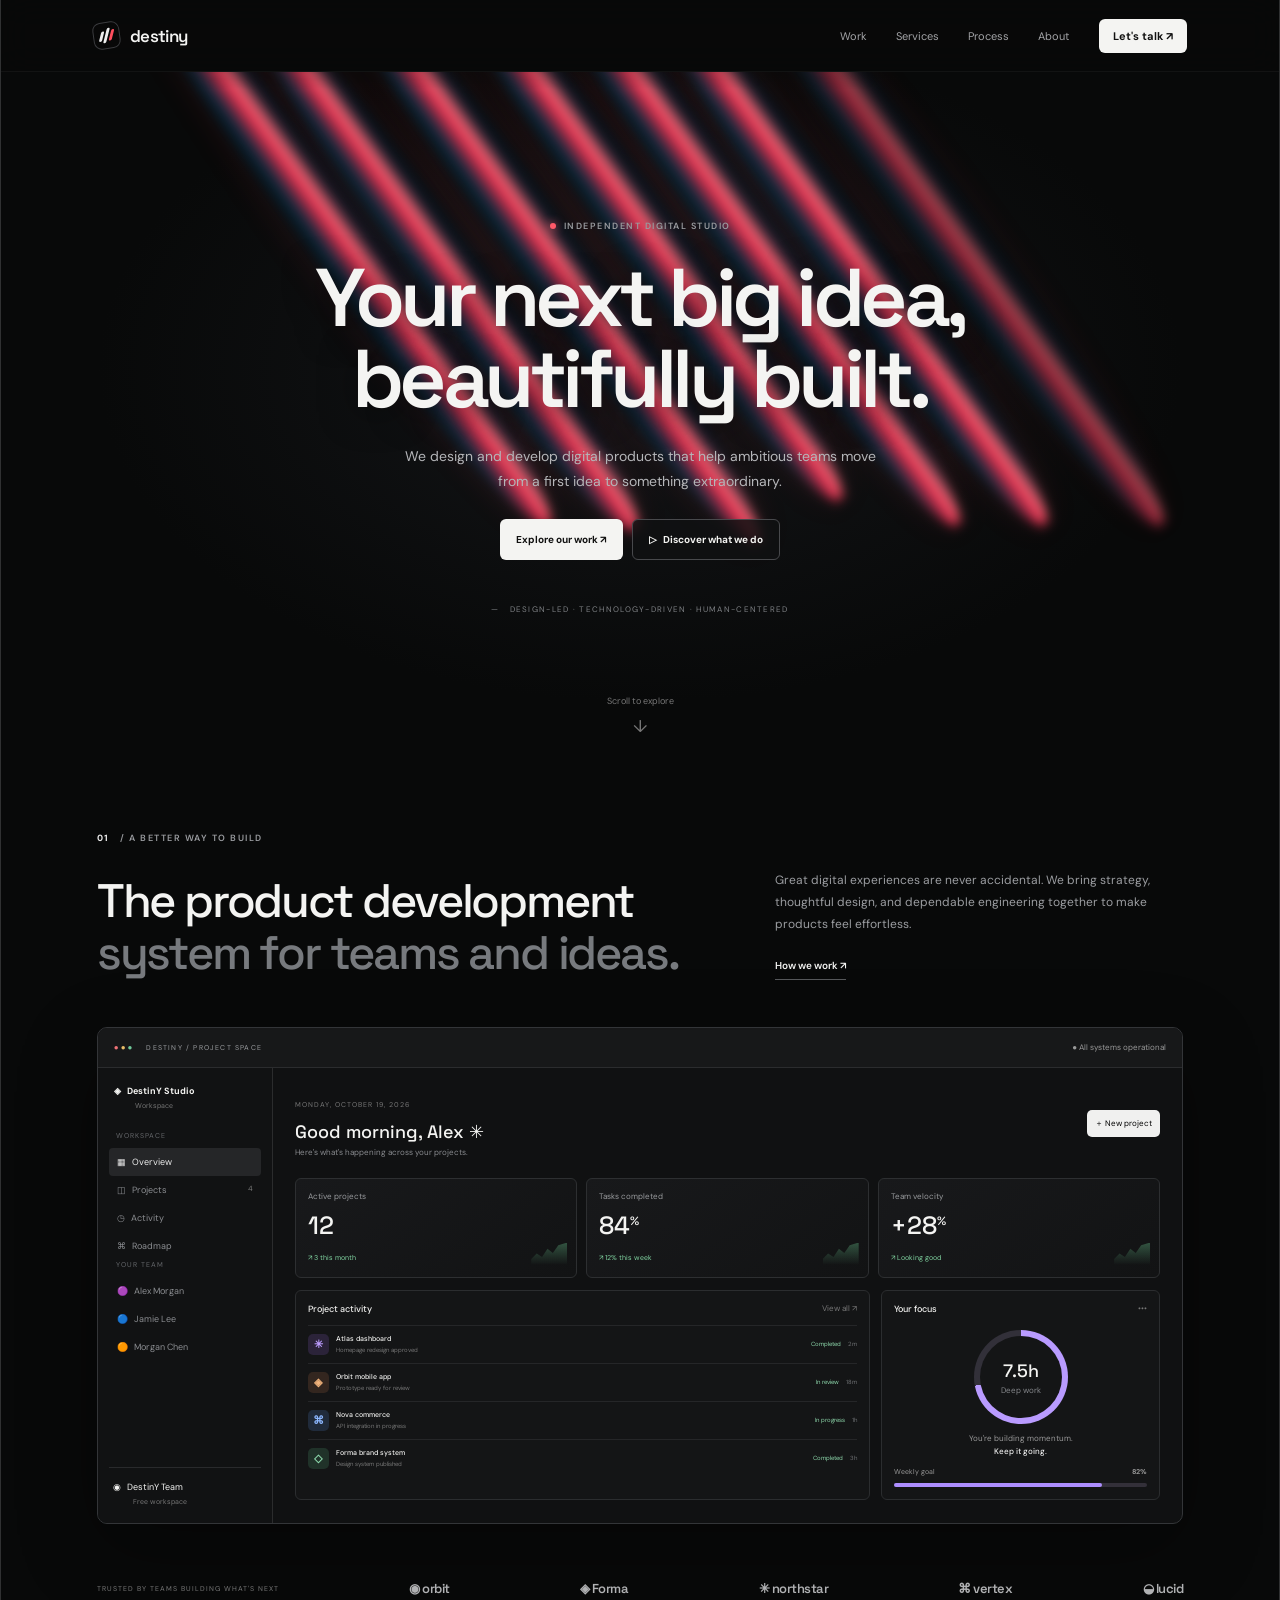
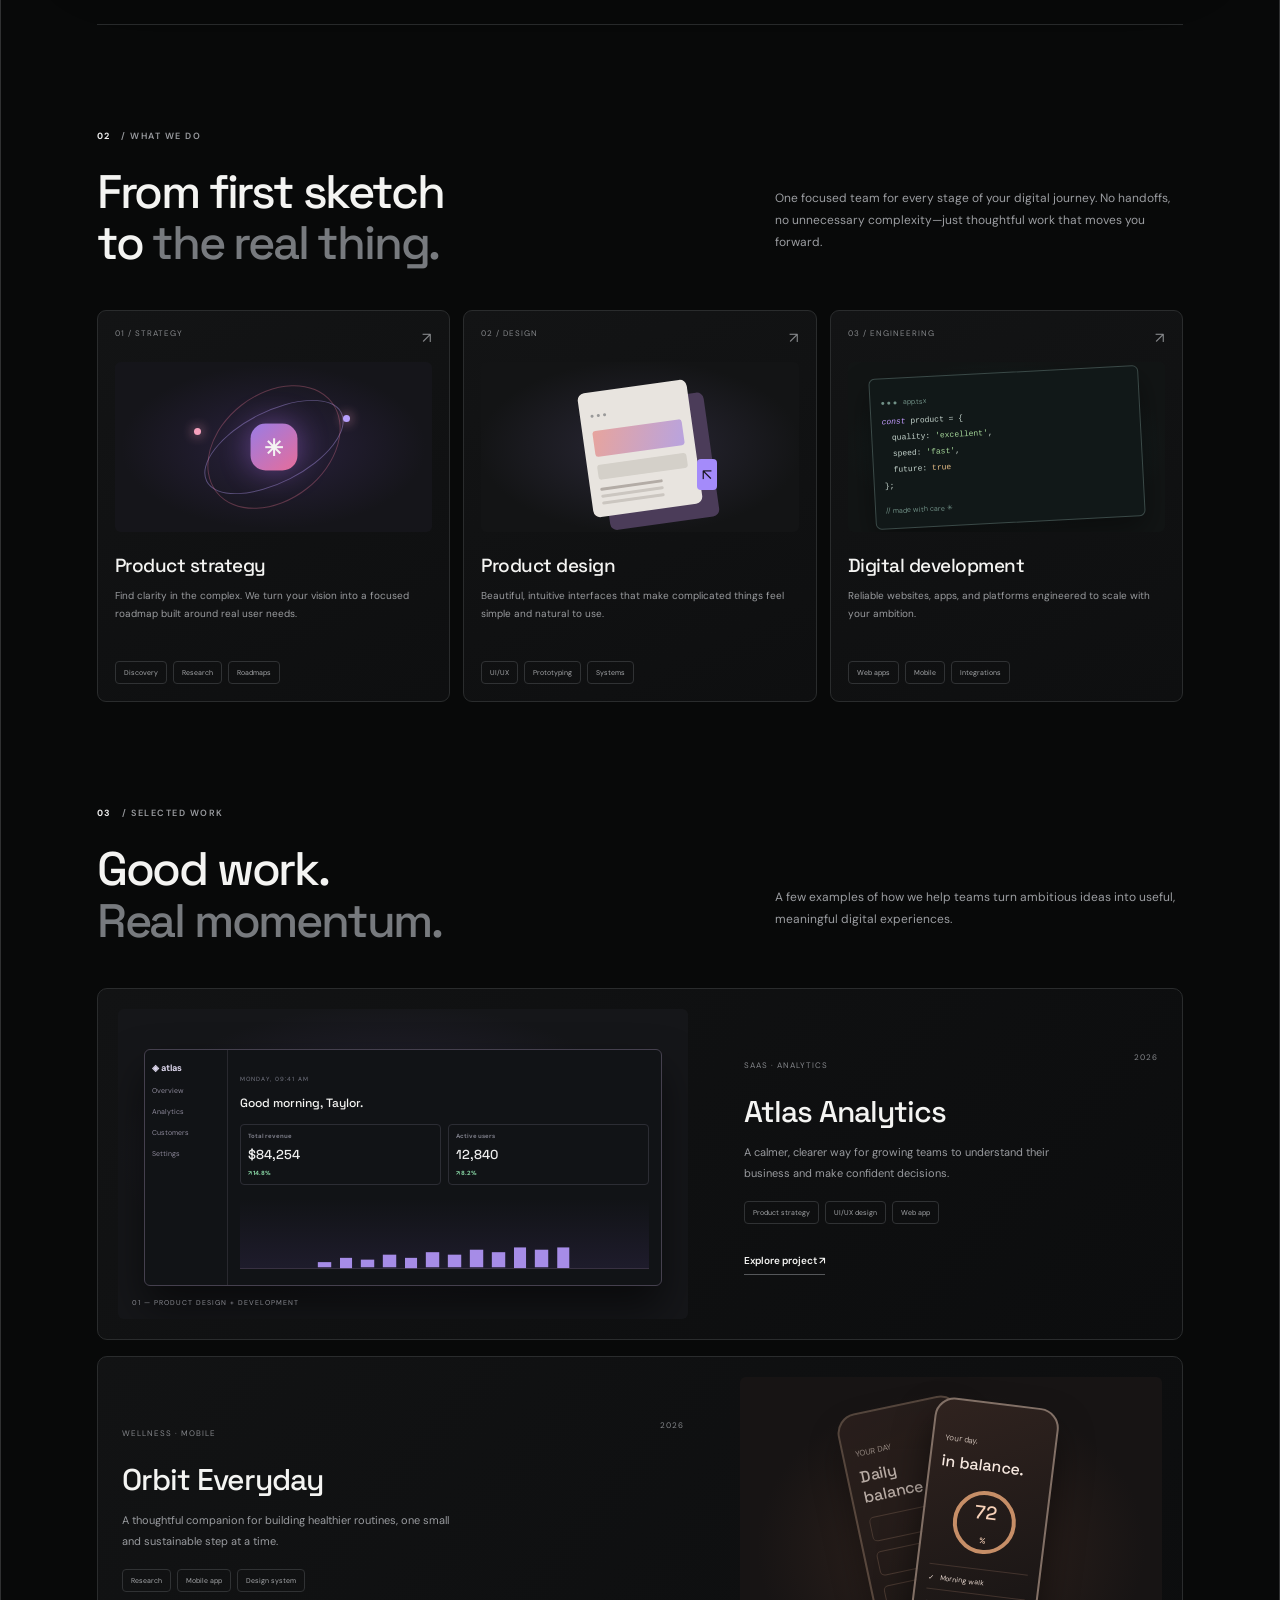
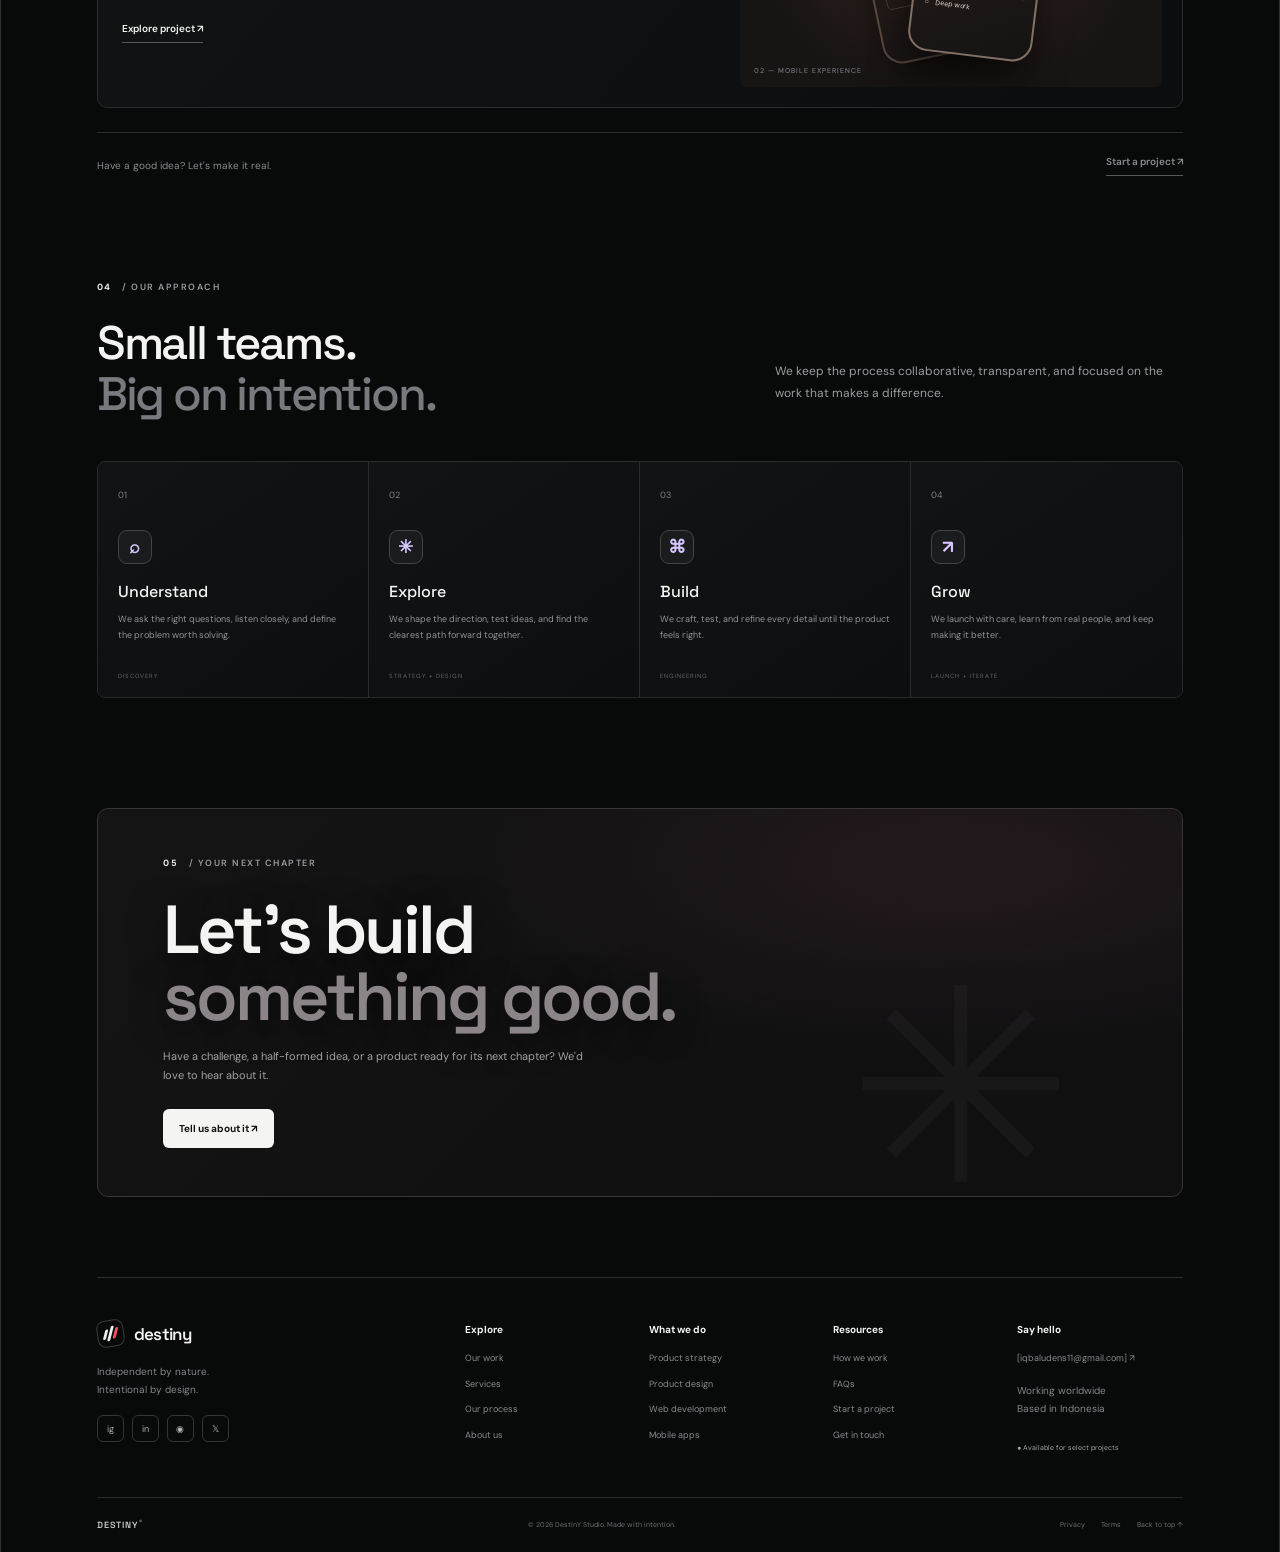
<file: index.html>
<!DOCTYPE html>
<html lang="id">

<head>
    <meta charset="utf-8">
    <meta name="viewport" content="width=device-width, initial-scale=1">
    <meta name="theme-color" content="#080909">

    <title>DestinY — Digital studio</title>

    <link rel="preconnect" href="https://fonts.googleapis.com">
    <link rel="preconnect" href="https://fonts.gstatic.com" crossorigin>

    <link
        href="https://fonts.googleapis.com/css2?family=DM+Sans:wght@400;500;600;700&family=Space+Grotesk:wght@400;500;600;700&display=swap"
        rel="stylesheet">

    <link rel="stylesheet" href="style.css">
</head>

<body>
    <div class="page">

        <!-- HEADER -->
        <header class="header">
            <a class="brand" href="#home">
                <span class="mark">
                    <i></i>
                    <i></i>
                    <i></i>
                </span>
                destiny
            </a>

            <nav id="nav">
                <a href="#work">Work</a>
                <a href="#services">Services</a>
                <a href="#process">Process</a>
                <a href="#about">About</a>
            </nav>

            <a class="header-cta" href="#contact">
                Let's talk ↗
            </a>

            <button id="menu" aria-label="Toggle menu">
                ☰
            </button>
        </header>

        <main>

            <!-- HERO SECTION -->
            <section class="hero" id="home">
                <div class="beams">
                    <i></i>
                    <i></i>
                    <i></i>
                    <i></i>
                    <i></i>
                    <i></i>
                    <i></i>
                </div>

                <div class="hero-content">
                    <div class="eyebrow">
                        <b></b>
                        INDEPENDENT DIGITAL STUDIO
                    </div>

                    <h1>
                        Your next big idea,
                        <br>
                        <span>beautifully built.</span>
                    </h1>

                    <p>
                        We design and develop digital products that help
                        ambitious teams move from a first idea to something
                        extraordinary.
                    </p>

                    <div class="actions">
                        <a class="btn light" href="#work">
                            Explore our work ↗
                        </a>

                        <a class="btn dark" href="#services">
                            ▷ &nbsp; Discover what we do
                        </a>
                    </div>

                    <div class="hero-note">
                        — &nbsp; DESIGN-LED · TECHNOLOGY-DRIVEN · HUMAN-CENTERED
                    </div>
                </div>

                <div class="scroll">
                    Scroll to explore
                    <span>↓</span>
                </div>
            </section>

            <!-- ABOUT / INTRO -->
            <section class="section intro" id="about">
                <div class="kicker">
                    <b>01</b> / A BETTER WAY TO BUILD
                </div>

                <div class="split">
                    <h2>
                        The product development
                        <br>
                        <span>system for teams and ideas.</span>
                    </h2>

                    <div>
                        <p>
                            Great digital experiences are never accidental.
                            We bring strategy, thoughtful design, and dependable
                            engineering together to make products feel effortless.
                        </p>

                        <a class="under" href="#process">
                            How we work ↗
                        </a>
                    </div>
                </div>

                <!-- DASHBOARD WINDOW -->
                <div class="window">
                    <div class="window-bar">
                        <span class="dots">
                            ●
                            <i>●</i>
                            <em>●</em>
                        </span>

                        <small>DESTINY / PROJECT SPACE</small>

                        <span class="online">
                            ● All systems operational
                        </span>
                    </div>

                    <div class="dashboard">

                        <!-- DASHBOARD SIDEBAR -->
                        <aside>
                            <b class="workspace">
                                ◈ &nbsp; DestinY Studio
                                <small>Workspace</small>
                            </b>

                            <label>WORKSPACE</label>

                            <a class="selected">▦ &nbsp; Overview</a>
                            <a>◫ &nbsp; Projects <small>4</small></a>
                            <a>◷ &nbsp; Activity</a>
                            <a>⌘ &nbsp; Roadmap</a>

                            <label>YOUR TEAM</label>

                            <a>🟣 &nbsp; Alex Morgan</a>
                            <a>🔵 &nbsp; Jamie Lee</a>
                            <a>🟠 &nbsp; Morgan Chen</a>

                            <div class="team">
                                ◉ &nbsp; DestinY Team
                                <small>Free workspace</small>
                            </div>
                        </aside>

                        <!-- DASHBOARD MAIN -->
                        <div class="dash-main">
                            <div class="dash-title">
                                <div>
                                    <small>MONDAY, OCTOBER 19, 2026</small>

                                    <h3>Good morning, Alex ✳</h3>

                                    <p>
                                        Here's what's happening across your projects.
                                    </p>
                                </div>

                                <button>＋ New project</button>
                            </div>

                            <!-- METRICS -->
                            <div class="metrics">
                                <article>
                                    <small>Active projects</small>
                                    <strong>12</strong>
                                    <em>↗ 3 this month</em>
                                    <span class="spark"></span>
                                </article>

                                <article>
                                    <small>Tasks completed</small>
                                    <strong>84<sup>%</sup></strong>
                                    <em>↗ 12% this week</em>
                                    <span class="spark"></span>
                                </article>

                                <article>
                                    <small>Team velocity</small>
                                    <strong>+28<sup>%</sup></strong>
                                    <em>↗ Looking good</em>
                                    <span class="spark"></span>
                                </article>
                            </div>

                            <!-- ACTIVITY AND FOCUS -->
                            <div class="dash-bottom">
                                <div class="activity">
                                    <h4>
                                        Project activity
                                        <small>View all ↗</small>
                                    </h4>

                                    <div>
                                        <b class="purple">✳</b>

                                        <span>
                                            <strong>Atlas dashboard</strong>
                                            <small>Homepage redesign approved</small>
                                        </span>

                                        <em>Completed</em>
                                        <time>2m</time>
                                    </div>

                                    <div>
                                        <b class="orange">◈</b>

                                        <span>
                                            <strong>Orbit mobile app</strong>
                                            <small>Prototype ready for review</small>
                                        </span>

                                        <em>In review</em>
                                        <time>18m</time>
                                    </div>

                                    <div>
                                        <b class="blue">⌘</b>

                                        <span>
                                            <strong>Nova commerce</strong>
                                            <small>API integration in progress</small>
                                        </span>

                                        <em>In progress</em>
                                        <time>1h</time>
                                    </div>

                                    <div>
                                        <b class="green">◇</b>

                                        <span>
                                            <strong>Forma brand system</strong>
                                            <small>Design system published</small>
                                        </span>

                                        <em>Completed</em>
                                        <time>3h</time>
                                    </div>
                                </div>

                                <div class="focus">
                                    <h4>
                                        Your focus
                                        <small>•••</small>
                                    </h4>

                                    <div class="ring">
                                        <b>
                                            7.5h
                                            <small>Deep work</small>
                                        </b>
                                    </div>

                                    <p>
                                        You're building momentum.
                                        <br>
                                        <strong>Keep it going.</strong>
                                    </p>

                                    <small>
                                        Weekly goal
                                        <b>82%</b>
                                    </small>

                                    <div class="progress">
                                        <i></i>
                                    </div>
                                </div>
                            </div>
                        </div>
                    </div>
                </div>

                <!-- TRUSTED BRANDS -->
                <div class="trusted">
                    <span>TRUSTED BY TEAMS BUILDING WHAT'S NEXT</span>
                    <b>◉ orbit</b>
                    <b>◈ Forma</b>
                    <b>✳ northstar</b>
                    <b>⌘ vertex</b>
                    <b>◒ lucid</b>
                </div>
            </section>

            <!-- SERVICES -->
            <section class="section services" id="services">
                <div class="kicker">
                    <b>02</b> / WHAT WE DO
                </div>

                <div class="split">
                    <h2>
                        From first sketch
                        <br>
                        to <span>the real thing.</span>
                    </h2>

                    <p>
                        One focused team for every stage of your digital journey.
                        No handoffs, no unnecessary complexity—just thoughtful
                        work that moves you forward.
                    </p>
                </div>

                <div class="service-grid">

                    <!-- STRATEGY CARD -->
                    <article class="service">
                        <div class="cardtop">
                            01 / STRATEGY
                            <span>↗</span>
                        </div>

                        <div class="art orbit-art">
                            <i></i>
                            <b>✳</b>
                            <em></em>
                        </div>

                        <h3>Product strategy</h3>

                        <p>
                            Find clarity in the complex. We turn your vision
                            into a focused roadmap built around real user needs.
                        </p>

                        <div class="tags">
                            <span>Discovery</span>
                            <span>Research</span>
                            <span>Roadmaps</span>
                        </div>
                    </article>

                    <!-- DESIGN CARD -->
                    <article class="service">
                        <div class="cardtop">
                            02 / DESIGN
                            <span>↗</span>
                        </div>

                        <div class="art design-art">
                            <div class="design-card">
                                <small>● ● ●</small>
                                <i></i>
                                <em></em>
                                <b></b>
                            </div>

                            <span>↖</span>
                        </div>

                        <h3>Product design</h3>

                        <p>
                            Beautiful, intuitive interfaces that make complicated
                            things feel simple and natural to use.
                        </p>

                        <div class="tags">
                            <span>UI/UX</span>
                            <span>Prototyping</span>
                            <span>Systems</span>
                        </div>
                    </article>

                    <!-- DEVELOPMENT CARD -->
                    <article class="service">
                        <div class="cardtop">
                            03 / ENGINEERING
                            <span>↗</span>
                        </div>

                        <div class="art code-art">
                            <div>
                                <small>● ● ● &nbsp; app.tsx</small>

                                <p><i>const</i> product = {</p>
                                <p>&nbsp; quality: <em>'excellent'</em>,</p>
                                <p>&nbsp; speed: <em>'fast'</em>,</p>
                                <p>&nbsp; future: <b>true</b></p>
                                <p>};</p>

                                <small>// made with care ✳</small>
                            </div>
                        </div>

                        <h3>Digital development</h3>

                        <p>
                            Reliable websites, apps, and platforms engineered
                            to scale with your ambition.
                        </p>

                        <div class="tags">
                            <span>Web apps</span>
                            <span>Mobile</span>
                            <span>Integrations</span>
                        </div>
                    </article>
                </div>
            </section>

            <!-- SELECTED WORK -->
            <section class="section work" id="work">
                <div class="kicker">
                    <b>03</b> / SELECTED WORK
                </div>

                <div class="split">
                    <h2>
                        Good work.
                        <br>
                        <span>Real momentum.</span>
                    </h2>

                    <p>
                        A few examples of how we help teams turn ambitious
                        ideas into useful, meaningful digital experiences.
                    </p>
                </div>

                <!-- PROJECT ATLAS -->
                <article class="project">
                    <div class="project-visual atlas">
                        <div class="mock-ui">
                            <aside>
                                ◈ atlas
                                <br><br>
                                Overview
                                <br><br>
                                Analytics
                                <br><br>
                                Customers
                                <br><br>
                                Settings
                            </aside>

                            <div>
                                <small>MONDAY, 09:41 AM</small>

                                <h4>Good morning, Taylor.</h4>

                                <div class="stats">
                                    <b>
                                        Total revenue
                                        <strong>$84,254</strong>
                                        <em>↗ 14.8%</em>
                                    </b>

                                    <b>
                                        Active users
                                        <strong>12,840</strong>
                                        <em>↗ 8.2%</em>
                                    </b>
                                </div>

                                <div class="chart">
                                    ▂ ▄ ▃ ▅ ▄ ▆ ▅ ▇ ▆ █ ▇ █
                                </div>
                            </div>
                        </div>

                        <small class="visual-label">
                            01 — PRODUCT DESIGN + DEVELOPMENT
                        </small>
                    </div>

                    <div class="project-copy">
                        <small>
                            SAAS · ANALYTICS
                            <span>2026</span>
                        </small>

                        <h3>Atlas Analytics</h3>

                        <p>
                            A calmer, clearer way for growing teams to understand
                            their business and make confident decisions.
                        </p>

                        <div class="tags">
                            <span>Product strategy</span>
                            <span>UI/UX design</span>
                            <span>Web app</span>
                        </div>

                        <a class="under" href="#contact">
                            Explore project ↗
                        </a>
                    </div>
                </article>

                <!-- PROJECT ORBIT -->
                <article class="project reverse">
                    <div class="project-visual orbit">
                        <div class="phone back">
                            <small>YOUR DAY</small>
                            <h4>Daily balance</h4>
                            <i></i>
                            <i></i>
                            <i></i>
                        </div>

                        <div class="phone front">
                            <small>Your day,</small>
                            <h4>in balance.</h4>

                            <div class="circle">
                                72<sup>%</sup>
                            </div>

                            <p>✓ &nbsp; Morning walk</p>
                            <p>○ &nbsp; Deep work</p>
                        </div>

                        <small class="visual-label">
                            02 — MOBILE EXPERIENCE
                        </small>
                    </div>

                    <div class="project-copy">
                        <small>
                            WELLNESS · MOBILE
                            <span>2026</span>
                        </small>

                        <h3>Orbit Everyday</h3>

                        <p>
                            A thoughtful companion for building healthier
                            routines, one small and sustainable step at a time.
                        </p>

                        <div class="tags">
                            <span>Research</span>
                            <span>Mobile app</span>
                            <span>Design system</span>
                        </div>

                        <a class="under" href="#contact">
                            Explore project ↗
                        </a>
                    </div>
                </article>

                <div class="work-bottom">
                    Have a good idea? Let's make it real.

                    <a class="under" href="#contact">
                        Start a project ↗
                    </a>
                </div>
            </section>

            <!-- PROCESS -->
            <section class="section process" id="process">
                <div class="kicker">
                    <b>04</b> / OUR APPROACH
                </div>

                <div class="split">
                    <h2>
                        Small teams.
                        <br>
                        <span>Big on intention.</span>
                    </h2>

                    <p>
                        We keep the process collaborative, transparent,
                        and focused on the work that makes a difference.
                    </p>
                </div>

                <div class="steps">
                    <article>
                        <small>01</small>
                        <b>⌕</b>
                        <h3>Understand</h3>

                        <p>
                            We ask the right questions, listen closely,
                            and define the problem worth solving.
                        </p>

                        <label>DISCOVERY</label>
                    </article>

                    <article>
                        <small>02</small>
                        <b>✳</b>
                        <h3>Explore</h3>

                        <p>
                            We shape the direction, test ideas, and find
                            the clearest path forward together.
                        </p>

                        <label>STRATEGY + DESIGN</label>
                    </article>

                    <article>
                        <small>03</small>
                        <b>⌘</b>
                        <h3>Build</h3>

                        <p>
                            We craft, test, and refine every detail until
                            the product feels right.
                        </p>

                        <label>ENGINEERING</label>
                    </article>

                    <article>
                        <small>04</small>
                        <b>↗</b>
                        <h3>Grow</h3>

                        <p>
                            We launch with care, learn from real people,
                            and keep making it better.
                        </p>

                        <label>LAUNCH + ITERATE</label>
                    </article>
                </div>
            </section>

            <!-- CONTACT CTA -->
            <section class="section cta" id="contact">
                <div class="cta-box">
                    <div class="kicker">
                        <b>05</b> / YOUR NEXT CHAPTER
                    </div>

                    <h2>
                        Let's build
                        <br>
                        <span>something good.</span>
                    </h2>

                    <p>
                        Have a challenge, a half-formed idea, or a product
                        ready for its next chapter? We'd love to hear about it.
                    </p>

                    <a class="btn light" href="mailto:hello@destiny.studio">
                        Tell us about it ↗
                    </a>

                    <div class="big-star">✳</div>
                </div>
            </section>

        </main>

        <!-- FOOTER -->
        <footer class="footer">
            <div class="footer-main">

                <div>
                    <a class="brand" href="#home">
                        <span class="mark">
                            <i></i>
                            <i></i>
                            <i></i>
                        </span>
                        destiny
                    </a>

                    <p>
                        Independent by nature.
                        <br>
                        Intentional by design.
                    </p>

                    <div class="social">
                        <a href="https://www.instagram.com/notmrzee_/">ig</a>
                        <a href="#contact">in</a>
                        <a href="#contact">◉</a>
                        <a href="#contact">𝕏</a>
                    </div>
                </div>

                <div class="footer-cols">

                    <div>
                        <h4>Explore</h4>
                        <a href="#work">Our work</a>
                        <a href="#services">Services</a>
                        <a href="#process">Our process</a>
                        <a href="#about">About us</a>
                    </div>

                    <div>
                        <h4>What we do</h4>
                        <a href="#services">Product strategy</a>
                        <a href="#services">Product design</a>
                        <a href="#services">Web development</a>
                        <a href="#services">Mobile apps</a>
                    </div>

                    <div>
                        <h4>Resources</h4>
                        <a href="#process">How we work</a>
                        <a href="#contact">FAQs</a>
                        <a href="#contact">Start a project</a>
                        <a href="mailto:iqbaludens11@gmail.com">Get in touch</a>
                    </div>

                    <div>
                        <h4>Say hello</h4>

                        <a href="mailto:iqbaludens11@gmail.com">
                            [iqbaludens11@gmail.com] ↗
                        </a>

                        <p>
                            Working worldwide
                            <br>
                            Based in Indonesia
                        </p>

                        <small class="availability">
                            ● Available for select projects
                        </small>
                    </div>

                </div>
            </div>

            <div class="footer-bottom">
                <b>
                    DESTINY<sup>®</sup>
                </b>

                <span>
                    © 2026 DestinY Studio. Made with intention.
                </span>

                <div>
                    <a href="#contact">Privacy</a>
                    <a href="#contact">Terms</a>
                    <a href="#home">Back to top ↑</a>
                </div>
            </div>
        </footer>

    </div>

    <!-- JAVASCRIPT -->
    <script>
        const menu = document.getElementById('menu');
        const nav = document.getElementById('nav');

        menu.addEventListener('click', () => {
            nav.classList.toggle('open');

            menu.textContent = nav.classList.contains('open')
                ? '✕'
                : '☰';
        });

        nav.querySelectorAll('a').forEach((link) => {
            link.addEventListener('click', () => {
                nav.classList.remove('open');
                menu.textContent = '☰';
            });
        });
    </script>
</body>

</html>
</file>
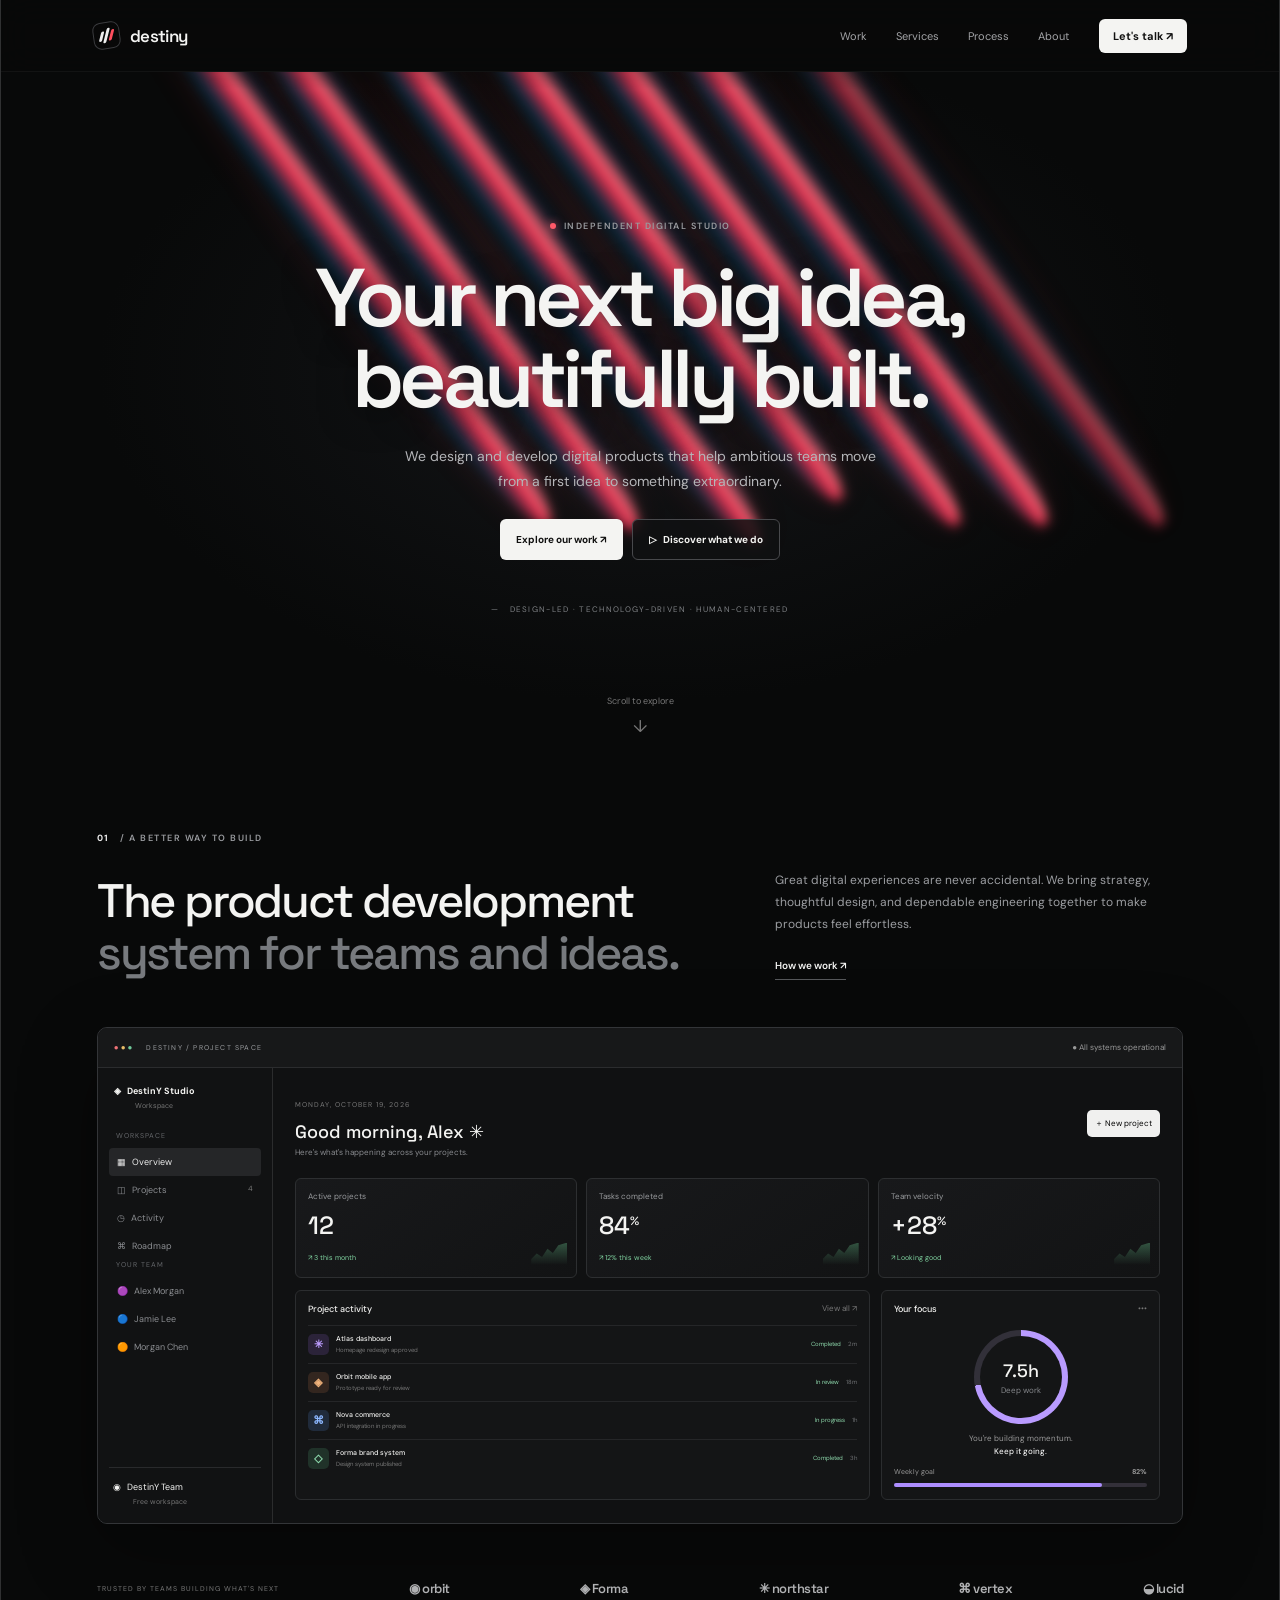
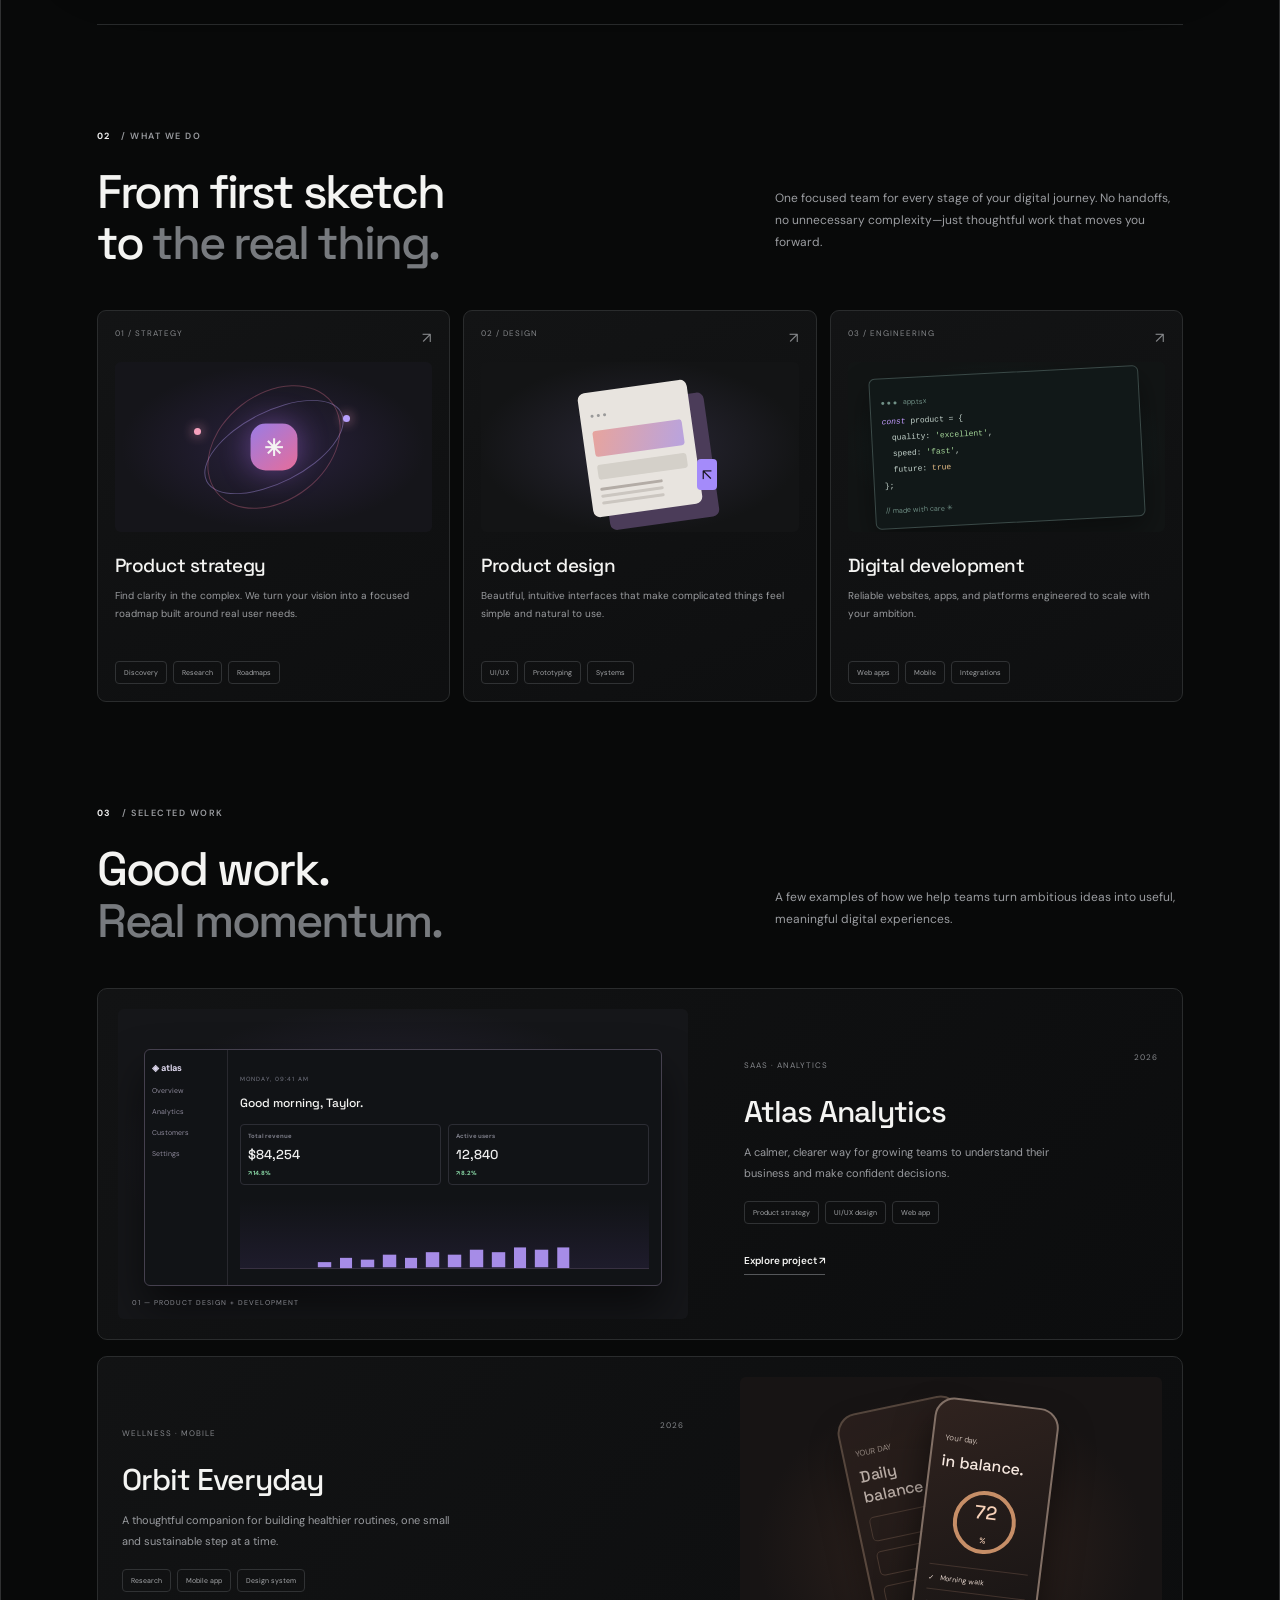
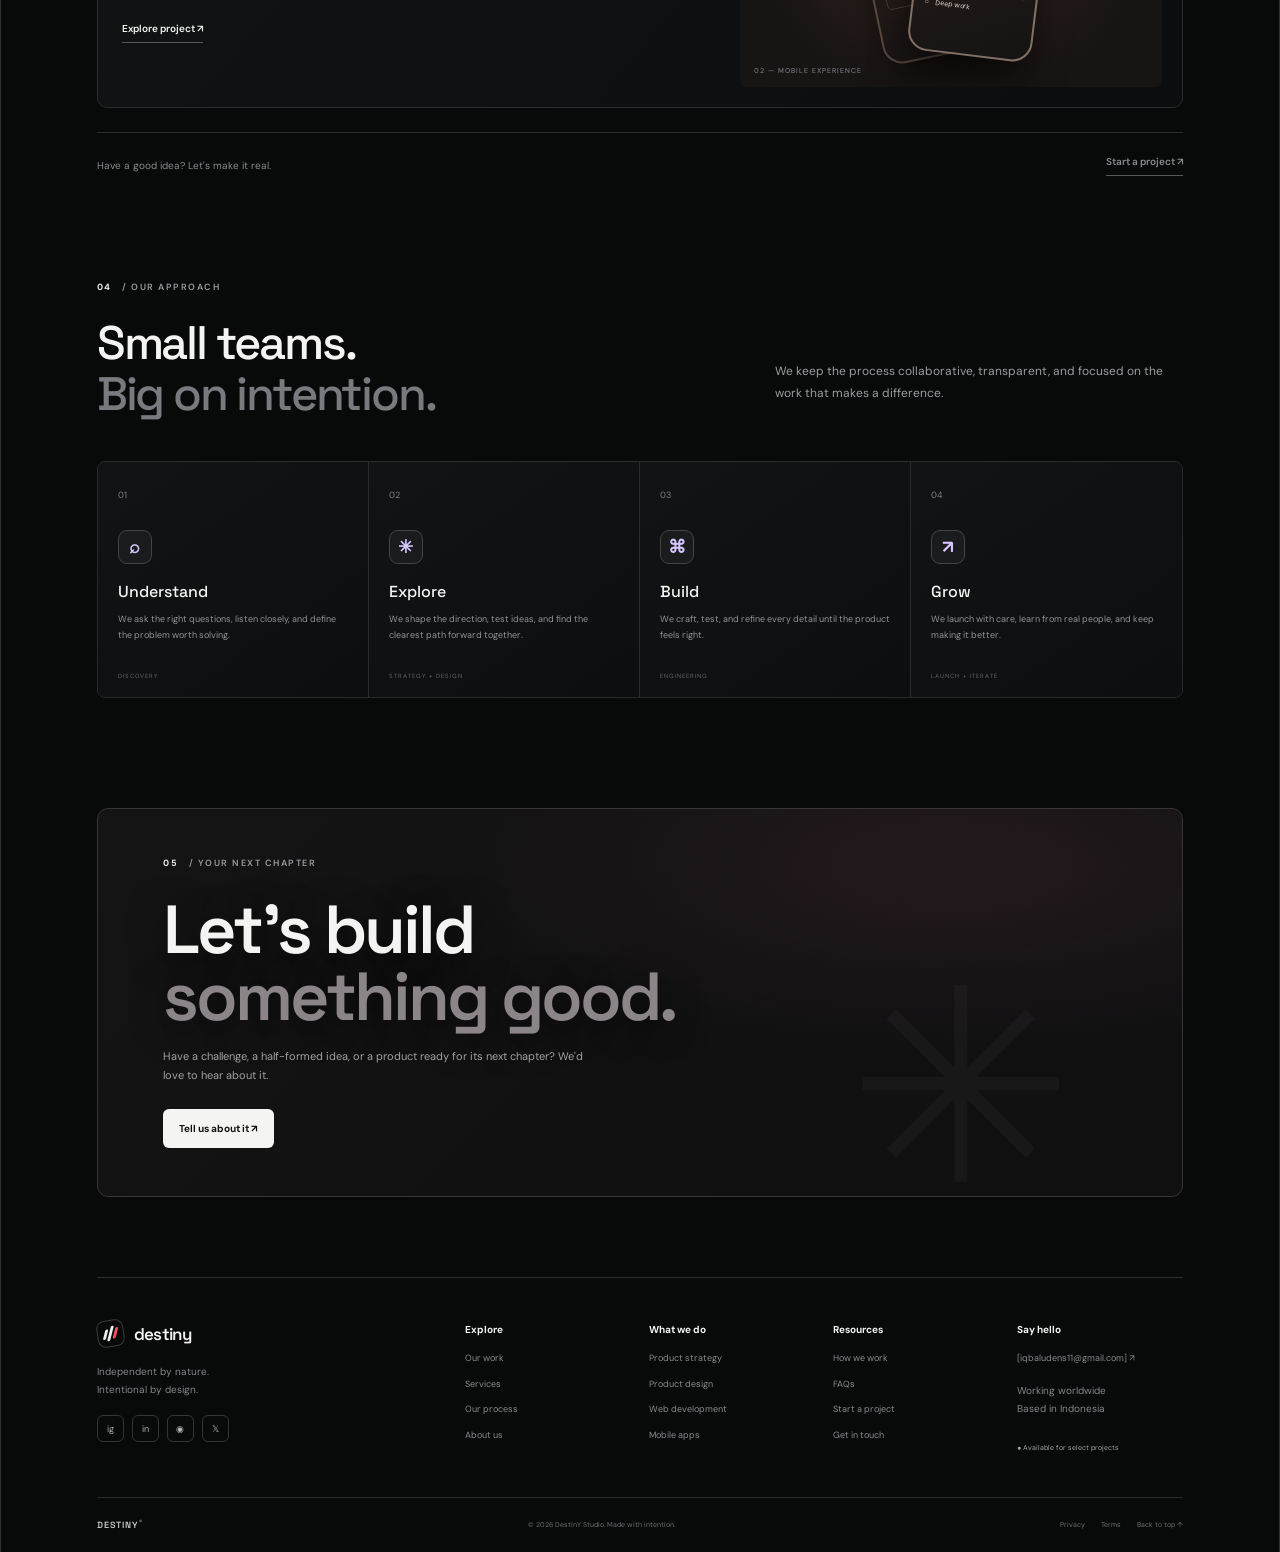
<file: WorkInProgress/index.html>
<!DOCTYPE html>
<html lang="id">

<head>
    <meta charset="utf-8">
    <meta name="viewport" content="width=device-width, initial-scale=1">
    <meta name="theme-color" content="#080909">

    <title>DestinY — Digital studio</title>

    <link rel="preconnect" href="https://fonts.googleapis.com">
    <link rel="preconnect" href="https://fonts.gstatic.com" crossorigin>

    <link
        href="https://fonts.googleapis.com/css2?family=DM+Sans:wght@400;500;600;700&family=Space+Grotesk:wght@400;500;600;700&display=swap"
        rel="stylesheet">

    <link rel="stylesheet" href="style.css">
</head>

<body>
    <div class="page">

        <!-- HEADER -->
        <header class="header">
            <a class="brand" href="#home">
                <span class="mark">
                    <i></i>
                    <i></i>
                    <i></i>
                </span>
                destiny
            </a>

            <nav id="nav">
                <a href="#work">Work</a>
                <a href="#services">Services</a>
                <a href="#process">Process</a>
                <a href="#about">About</a>
            </nav>

            <a class="header-cta" href="#contact">
                Let's talk ↗
            </a>

            <button id="menu" aria-label="Toggle menu">
                ☰
            </button>
        </header>

        <main>

            <!-- HERO SECTION -->
            <section class="hero" id="home">
                <div class="beams">
                    <i></i>
                    <i></i>
                    <i></i>
                    <i></i>
                    <i></i>
                    <i></i>
                    <i></i>
                </div>

                <div class="hero-content">
                    <div class="eyebrow">
                        <b></b>
                        INDEPENDENT DIGITAL STUDIO
                    </div>

                    <h1>
                        Your next big idea,
                        <br>
                        <span>beautifully built.</span>
                    </h1>

                    <p>
                        We design and develop digital products that help
                        ambitious teams move from a first idea to something
                        extraordinary.
                    </p>

                    <div class="actions">
                        <a class="btn light" href="#work">
                            Explore our work ↗
                        </a>

                        <a class="btn dark" href="#services">
                            ▷ &nbsp; Discover what we do
                        </a>
                    </div>

                    <div class="hero-note">
                        — &nbsp; DESIGN-LED · TECHNOLOGY-DRIVEN · HUMAN-CENTERED
                    </div>
                </div>

                <div class="scroll">
                    Scroll to explore
                    <span>↓</span>
                </div>
            </section>

            <!-- ABOUT / INTRO -->
            <section class="section intro" id="about">
                <div class="kicker">
                    <b>01</b> / A BETTER WAY TO BUILD
                </div>

                <div class="split">
                    <h2>
                        The product development
                        <br>
                        <span>system for teams and ideas.</span>
                    </h2>

                    <div>
                        <p>
                            Great digital experiences are never accidental.
                            We bring strategy, thoughtful design, and dependable
                            engineering together to make products feel effortless.
                        </p>

                        <a class="under" href="#process">
                            How we work ↗
                        </a>
                    </div>
                </div>

                <!-- DASHBOARD WINDOW -->
                <div class="window">
                    <div class="window-bar">
                        <span class="dots">
                            ●
                            <i>●</i>
                            <em>●</em>
                        </span>

                        <small>DESTINY / PROJECT SPACE</small>

                        <span class="online">
                            ● All systems operational
                        </span>
                    </div>

                    <div class="dashboard">

                        <!-- DASHBOARD SIDEBAR -->
                        <aside>
                            <b class="workspace">
                                ◈ &nbsp; DestinY Studio
                                <small>Workspace</small>
                            </b>

                            <label>WORKSPACE</label>

                            <a class="selected">▦ &nbsp; Overview</a>
                            <a>◫ &nbsp; Projects <small>4</small></a>
                            <a>◷ &nbsp; Activity</a>
                            <a>⌘ &nbsp; Roadmap</a>

                            <label>YOUR TEAM</label>

                            <a>🟣 &nbsp; Alex Morgan</a>
                            <a>🔵 &nbsp; Jamie Lee</a>
                            <a>🟠 &nbsp; Morgan Chen</a>

                            <div class="team">
                                ◉ &nbsp; DestinY Team
                                <small>Free workspace</small>
                            </div>
                        </aside>

                        <!-- DASHBOARD MAIN -->
                        <div class="dash-main">
                            <div class="dash-title">
                                <div>
                                    <small>MONDAY, OCTOBER 19, 2026</small>

                                    <h3>Good morning, Alex ✳</h3>

                                    <p>
                                        Here's what's happening across your projects.
                                    </p>
                                </div>

                                <button>＋ New project</button>
                            </div>

                            <!-- METRICS -->
                            <div class="metrics">
                                <article>
                                    <small>Active projects</small>
                                    <strong>12</strong>
                                    <em>↗ 3 this month</em>
                                    <span class="spark"></span>
                                </article>

                                <article>
                                    <small>Tasks completed</small>
                                    <strong>84<sup>%</sup></strong>
                                    <em>↗ 12% this week</em>
                                    <span class="spark"></span>
                                </article>

                                <article>
                                    <small>Team velocity</small>
                                    <strong>+28<sup>%</sup></strong>
                                    <em>↗ Looking good</em>
                                    <span class="spark"></span>
                                </article>
                            </div>

                            <!-- ACTIVITY AND FOCUS -->
                            <div class="dash-bottom">
                                <div class="activity">
                                    <h4>
                                        Project activity
                                        <small>View all ↗</small>
                                    </h4>

                                    <div>
                                        <b class="purple">✳</b>

                                        <span>
                                            <strong>Atlas dashboard</strong>
                                            <small>Homepage redesign approved</small>
                                        </span>

                                        <em>Completed</em>
                                        <time>2m</time>
                                    </div>

                                    <div>
                                        <b class="orange">◈</b>

                                        <span>
                                            <strong>Orbit mobile app</strong>
                                            <small>Prototype ready for review</small>
                                        </span>

                                        <em>In review</em>
                                        <time>18m</time>
                                    </div>

                                    <div>
                                        <b class="blue">⌘</b>

                                        <span>
                                            <strong>Nova commerce</strong>
                                            <small>API integration in progress</small>
                                        </span>

                                        <em>In progress</em>
                                        <time>1h</time>
                                    </div>

                                    <div>
                                        <b class="green">◇</b>

                                        <span>
                                            <strong>Forma brand system</strong>
                                            <small>Design system published</small>
                                        </span>

                                        <em>Completed</em>
                                        <time>3h</time>
                                    </div>
                                </div>

                                <div class="focus">
                                    <h4>
                                        Your focus
                                        <small>•••</small>
                                    </h4>

                                    <div class="ring">
                                        <b>
                                            7.5h
                                            <small>Deep work</small>
                                        </b>
                                    </div>

                                    <p>
                                        You're building momentum.
                                        <br>
                                        <strong>Keep it going.</strong>
                                    </p>

                                    <small>
                                        Weekly goal
                                        <b>82%</b>
                                    </small>

                                    <div class="progress">
                                        <i></i>
                                    </div>
                                </div>
                            </div>
                        </div>
                    </div>
                </div>

                <!-- TRUSTED BRANDS -->
                <div class="trusted">
                    <span>TRUSTED BY TEAMS BUILDING WHAT'S NEXT</span>
                    <b>◉ orbit</b>
                    <b>◈ Forma</b>
                    <b>✳ northstar</b>
                    <b>⌘ vertex</b>
                    <b>◒ lucid</b>
                </div>
            </section>

            <!-- SERVICES -->
            <section class="section services" id="services">
                <div class="kicker">
                    <b>02</b> / WHAT WE DO
                </div>

                <div class="split">
                    <h2>
                        From first sketch
                        <br>
                        to <span>the real thing.</span>
                    </h2>

                    <p>
                        One focused team for every stage of your digital journey.
                        No handoffs, no unnecessary complexity—just thoughtful
                        work that moves you forward.
                    </p>
                </div>

                <div class="service-grid">

                    <!-- STRATEGY CARD -->
                    <article class="service">
                        <div class="cardtop">
                            01 / STRATEGY
                            <span>↗</span>
                        </div>

                        <div class="art orbit-art">
                            <i></i>
                            <b>✳</b>
                            <em></em>
                        </div>

                        <h3>Product strategy</h3>

                        <p>
                            Find clarity in the complex. We turn your vision
                            into a focused roadmap built around real user needs.
                        </p>

                        <div class="tags">
                            <span>Discovery</span>
                            <span>Research</span>
                            <span>Roadmaps</span>
                        </div>
                    </article>

                    <!-- DESIGN CARD -->
                    <article class="service">
                        <div class="cardtop">
                            02 / DESIGN
                            <span>↗</span>
                        </div>

                        <div class="art design-art">
                            <div class="design-card">
                                <small>● ● ●</small>
                                <i></i>
                                <em></em>
                                <b></b>
                            </div>

                            <span>↖</span>
                        </div>

                        <h3>Product design</h3>

                        <p>
                            Beautiful, intuitive interfaces that make complicated
                            things feel simple and natural to use.
                        </p>

                        <div class="tags">
                            <span>UI/UX</span>
                            <span>Prototyping</span>
                            <span>Systems</span>
                        </div>
                    </article>

                    <!-- DEVELOPMENT CARD -->
                    <article class="service">
                        <div class="cardtop">
                            03 / ENGINEERING
                            <span>↗</span>
                        </div>

                        <div class="art code-art">
                            <div>
                                <small>● ● ● &nbsp; app.tsx</small>

                                <p><i>const</i> product = {</p>
                                <p>&nbsp; quality: <em>'excellent'</em>,</p>
                                <p>&nbsp; speed: <em>'fast'</em>,</p>
                                <p>&nbsp; future: <b>true</b></p>
                                <p>};</p>

                                <small>// made with care ✳</small>
                            </div>
                        </div>

                        <h3>Digital development</h3>

                        <p>
                            Reliable websites, apps, and platforms engineered
                            to scale with your ambition.
                        </p>

                        <div class="tags">
                            <span>Web apps</span>
                            <span>Mobile</span>
                            <span>Integrations</span>
                        </div>
                    </article>
                </div>
            </section>

            <!-- SELECTED WORK -->
            <section class="section work" id="work">
                <div class="kicker">
                    <b>03</b> / SELECTED WORK
                </div>

                <div class="split">
                    <h2>
                        Good work.
                        <br>
                        <span>Real momentum.</span>
                    </h2>

                    <p>
                        A few examples of how we help teams turn ambitious
                        ideas into useful, meaningful digital experiences.
                    </p>
                </div>

                <!-- PROJECT ATLAS -->
                <article class="project">
                    <div class="project-visual atlas">
                        <div class="mock-ui">
                            <aside>
                                ◈ atlas
                                <br><br>
                                Overview
                                <br><br>
                                Analytics
                                <br><br>
                                Customers
                                <br><br>
                                Settings
                            </aside>

                            <div>
                                <small>MONDAY, 09:41 AM</small>

                                <h4>Good morning, Taylor.</h4>

                                <div class="stats">
                                    <b>
                                        Total revenue
                                        <strong>$84,254</strong>
                                        <em>↗ 14.8%</em>
                                    </b>

                                    <b>
                                        Active users
                                        <strong>12,840</strong>
                                        <em>↗ 8.2%</em>
                                    </b>
                                </div>

                                <div class="chart">
                                    ▂ ▄ ▃ ▅ ▄ ▆ ▅ ▇ ▆ █ ▇ █
                                </div>
                            </div>
                        </div>

                        <small class="visual-label">
                            01 — PRODUCT DESIGN + DEVELOPMENT
                        </small>
                    </div>

                    <div class="project-copy">
                        <small>
                            SAAS · ANALYTICS
                            <span>2026</span>
                        </small>

                        <h3>Atlas Analytics</h3>

                        <p>
                            A calmer, clearer way for growing teams to understand
                            their business and make confident decisions.
                        </p>

                        <div class="tags">
                            <span>Product strategy</span>
                            <span>UI/UX design</span>
                            <span>Web app</span>
                        </div>

                        <a class="under" href="#contact">
                            Explore project ↗
                        </a>
                    </div>
                </article>

                <!-- PROJECT ORBIT -->
                <article class="project reverse">
                    <div class="project-visual orbit">
                        <div class="phone back">
                            <small>YOUR DAY</small>
                            <h4>Daily balance</h4>
                            <i></i>
                            <i></i>
                            <i></i>
                        </div>

                        <div class="phone front">
                            <small>Your day,</small>
                            <h4>in balance.</h4>

                            <div class="circle">
                                72<sup>%</sup>
                            </div>

                            <p>✓ &nbsp; Morning walk</p>
                            <p>○ &nbsp; Deep work</p>
                        </div>

                        <small class="visual-label">
                            02 — MOBILE EXPERIENCE
                        </small>
                    </div>

                    <div class="project-copy">
                        <small>
                            WELLNESS · MOBILE
                            <span>2026</span>
                        </small>

                        <h3>Orbit Everyday</h3>

                        <p>
                            A thoughtful companion for building healthier
                            routines, one small and sustainable step at a time.
                        </p>

                        <div class="tags">
                            <span>Research</span>
                            <span>Mobile app</span>
                            <span>Design system</span>
                        </div>

                        <a class="under" href="#contact">
                            Explore project ↗
                        </a>
                    </div>
                </article>

                <div class="work-bottom">
                    Have a good idea? Let's make it real.

                    <a class="under" href="#contact">
                        Start a project ↗
                    </a>
                </div>
            </section>

            <!-- PROCESS -->
            <section class="section process" id="process">
                <div class="kicker">
                    <b>04</b> / OUR APPROACH
                </div>

                <div class="split">
                    <h2>
                        Small teams.
                        <br>
                        <span>Big on intention.</span>
                    </h2>

                    <p>
                        We keep the process collaborative, transparent,
                        and focused on the work that makes a difference.
                    </p>
                </div>

                <div class="steps">
                    <article>
                        <small>01</small>
                        <b>⌕</b>
                        <h3>Understand</h3>

                        <p>
                            We ask the right questions, listen closely,
                            and define the problem worth solving.
                        </p>

                        <label>DISCOVERY</label>
                    </article>

                    <article>
                        <small>02</small>
                        <b>✳</b>
                        <h3>Explore</h3>

                        <p>
                            We shape the direction, test ideas, and find
                            the clearest path forward together.
                        </p>

                        <label>STRATEGY + DESIGN</label>
                    </article>

                    <article>
                        <small>03</small>
                        <b>⌘</b>
                        <h3>Build</h3>

                        <p>
                            We craft, test, and refine every detail until
                            the product feels right.
                        </p>

                        <label>ENGINEERING</label>
                    </article>

                    <article>
                        <small>04</small>
                        <b>↗</b>
                        <h3>Grow</h3>

                        <p>
                            We launch with care, learn from real people,
                            and keep making it better.
                        </p>

                        <label>LAUNCH + ITERATE</label>
                    </article>
                </div>
            </section>

            <!-- CONTACT CTA -->
            <section class="section cta" id="contact">
                <div class="cta-box">
                    <div class="kicker">
                        <b>05</b> / YOUR NEXT CHAPTER
                    </div>

                    <h2>
                        Let's build
                        <br>
                        <span>something good.</span>
                    </h2>

                    <p>
                        Have a challenge, a half-formed idea, or a product
                        ready for its next chapter? We'd love to hear about it.
                    </p>

                    <a class="btn light" href="mailto:hello@destiny.studio">
                        Tell us about it ↗
                    </a>

                    <div class="big-star">✳</div>
                </div>
            </section>

        </main>

        <!-- FOOTER -->
        <footer class="footer">
            <div class="footer-main">

                <div>
                    <a class="brand" href="#home">
                        <span class="mark">
                            <i></i>
                            <i></i>
                            <i></i>
                        </span>
                        destiny
                    </a>

                    <p>
                        Independent by nature.
                        <br>
                        Intentional by design.
                    </p>

                    <div class="social">
                        <a href="https://www.instagram.com/notmrzee_/">ig</a>
                        <a href="#contact">in</a>
                        <a href="#contact">◉</a>
                        <a href="#contact">𝕏</a>
                    </div>
                </div>

                <div class="footer-cols">

                    <div>
                        <h4>Explore</h4>
                        <a href="#work">Our work</a>
                        <a href="#services">Services</a>
                        <a href="#process">Our process</a>
                        <a href="#about">About us</a>
                    </div>

                    <div>
                        <h4>What we do</h4>
                        <a href="#services">Product strategy</a>
                        <a href="#services">Product design</a>
                        <a href="#services">Web development</a>
                        <a href="#services">Mobile apps</a>
                    </div>

                    <div>
                        <h4>Resources</h4>
                        <a href="#process">How we work</a>
                        <a href="#contact">FAQs</a>
                        <a href="#contact">Start a project</a>
                        <a href="mailto:iqbaludens11@gmail.com">Get in touch</a>
                    </div>

                    <div>
                        <h4>Say hello</h4>

                        <a href="mailto:iqbaludens11@gmail.com">
                            [iqbaludens11@gmail.com] ↗
                        </a>

                        <p>
                            Working worldwide
                            <br>
                            Based in Indonesia
                        </p>

                        <small class="availability">
                            ● Available for select projects
                        </small>
                    </div>

                </div>
            </div>

            <div class="footer-bottom">
                <b>
                    DESTINY<sup>®</sup>
                </b>

                <span>
                    © 2026 DestinY Studio. Made with intention.
                </span>

                <div>
                    <a href="#contact">Privacy</a>
                    <a href="#contact">Terms</a>
                    <a href="#home">Back to top ↑</a>
                </div>
            </div>
        </footer>

    </div>

    <!-- JAVASCRIPT -->
    <script>
        const menu = document.getElementById('menu');
        const nav = document.getElementById('nav');

        menu.addEventListener('click', () => {
            nav.classList.toggle('open');

            menu.textContent = nav.classList.contains('open')
                ? '✕'
                : '☰';
        });

        nav.querySelectorAll('a').forEach((link) => {
            link.addEventListener('click', () => {
                nav.classList.remove('open');
                menu.textContent = '☰';
            });
        });
    </script>
</body>

</html>
</file>
<file: style.css>
/* ==============================
   GLOBAL
============================== */

* {
    box-sizing: border-box;
}

html {
    scroll-behavior: smooth;
    scroll-padding-top: 80px;
}

body {
    margin: 0;
    background: #242525;
    color: #f4f4f2;
    font-family: "DM Sans", sans-serif;
    -webkit-font-smoothing: antialiased;
}

.page {
    max-width: 1600px;
    margin: auto;
    background: #080909;
    overflow: hidden;
    border-inline: 1px solid #303132;
}

a {
    color: inherit;
    text-decoration: none;
}

button {
    font: inherit;
}

/* ==============================
   HEADER
============================== */

.header {
    height: 72px;
    padding: 0 7.2%;
    display: flex;
    align-items: center;
    gap: 30px;
    position: sticky;
    top: 0;
    z-index: 10;
    background: #080909df;
    backdrop-filter: blur(16px);
    border-bottom: 1px solid #ffffff0b;
}

.brand {
    display: flex;
    align-items: center;
    gap: 10px;
    font: 600 17px "Space Grotesk";
    letter-spacing: -0.7px;
}

.mark {
    width: 27px;
    height: 27px;
    border: 1px solid #3b3c3f;
    border-radius: 8px;
    display: flex;
    align-items: center;
    justify-content: center;
    gap: 2px;
    transform: rotate(-8deg);
}

.mark i {
    width: 3px;
    border-radius: 4px;
    background: #eee;
    height: 10px;
    transform: skew(-22deg);
}

.mark i:nth-child(2) {
    height: 15px;
}

.mark i:nth-child(3) {
    height: 11px;
    background: #ff4e5e;
}

.header nav {
    display: flex;
    gap: 29px;
    margin-left: auto;
}

.header nav a {
    font-size: 11px;
    color: #a3a4a7;
}

.header nav a:hover,
.footer a:hover {
    color: white;
}

.header-cta {
    background: #f4f4f2;
    color: #111;
    padding: 10px 14px;
    border-radius: 6px;
    font-size: 11px;
    font-weight: 700;
}

#menu {
    display: none;
}

/* ==============================
   HERO
============================== */

.hero {
    height: 690px;
    position: relative;
    display: grid;
    place-items: center;
    text-align: center;
    overflow: hidden;
    isolation: isolate;
}

.hero:before {
    content: "";
    position: absolute;
    inset: 0;
    z-index: -2;
    background: radial-gradient(ellipse at 50% 43%,
            #1a1c20a8,
            transparent 60%);
}

.beams {
    position: absolute;
    inset: -100px 0 0;
    z-index: -1;
    overflow: hidden;
    mask-image: linear-gradient(transparent,
            #000 15%,
            #000 75%,
            transparent);
}

.beams i {
    position: absolute;
    top: -80px;
    height: 650px;
    width: 70px;
    transform: rotate(-36deg);
    filter: blur(6px);
    border-radius: 50%;
    background: linear-gradient(90deg,
            transparent,
            #08293d 22%,
            #ef2b4a 50%,
            #ff6c7c 57%,
            #071522 79%,
            transparent);
    box-shadow: 0 0 35px #ff33451c;
}

.beams i:nth-child(1) {
    left: 24%;
    height: 700px;
}

.beams i:nth-child(2) {
    left: 32%;
    top: -30px;
}

.beams i:nth-child(3) {
    left: 40%;
    height: 720px;
}

.beams i:nth-child(4) {
    left: 48%;
    top: -60px;
}

.beams i:nth-child(5) {
    left: 56%;
    height: 700px;
}

.beams i:nth-child(6) {
    left: 64%;
    top: -35px;
}

.beams i:nth-child(7) {
    left: 72%;
    height: 700px;
    opacity: 0.65;
}

.hero-content {
    max-width: 720px;
    padding: 0 20px;
}

.eyebrow,
.kicker {
    font-size: 9px;
    letter-spacing: 1.5px;
    color: #999b9f;
    font-weight: 600;
}

.eyebrow {
    display: flex;
    align-items: center;
    justify-content: center;
    gap: 8px;
    margin-bottom: 25px;
}

.eyebrow b {
    width: 6px;
    height: 6px;
    background: #ff5969;
    border-radius: 50%;
    box-shadow: 0 0 10px #ff5969;
}

.hero h1,
.cta-box h2 {
    font: 600 clamp(48px, 6.4vw, 82px) / 0.99 "Space Grotesk";
    letter-spacing: -4.5px;
    margin: 0;
    text-shadow: 0 5px 35px #0008;
}

.hero h1 span {
    color: #f4f4f2;
}

.hero-content>p {
    max-width: 490px;
    margin: 25px auto;
    color: #b5b6b9;
    font-size: 14px;
    line-height: 1.8;
}

.actions {
    display: flex;
    justify-content: center;
    gap: 9px;
}

.btn {
    display: inline-flex;
    align-items: center;
    justify-content: center;
    gap: 15px;
    padding: 13px 16px;
    border-radius: 6px;
    font-size: 10px;
    font-weight: 700;
    transition: transform 0.2s;
}

.btn:hover,
.header-cta:hover {
    transform: translateY(-2px);
}

.light {
    background: #f4f4f2;
    color: #101010;
}

.dark {
    background: #101112d9;
    border: 1px solid #48494c;
}

.hero-note {
    font-size: 8px;
    letter-spacing: 1.3px;
    color: #7e8084;
    margin-top: 44px;
}

.scroll {
    position: absolute;
    bottom: 25px;
    left: 50%;
    transform: translateX(-50%);
    font-size: 9px;
    color: #777;
    display: grid;
    gap: 8px;
}

.scroll span {
    font-size: 17px;
}

/* ==============================
   SECTION LAYOUT
============================== */

.section {
    width: min(1100px, 85%);
    margin: 0 auto;
}

.intro {
    padding-top: 70px;
}

.kicker b {
    color: #eee;
    margin-right: 7px;
}

.split {
    display: grid;
    grid-template-columns: 1.2fr 0.8fr;
    gap: 65px;
    align-items: end;
    margin-top: 25px;
}

.split h2 {
    font: 500 clamp(34px, 4vw, 47px) / 1.1 "Space Grotesk";
    letter-spacing: -2.2px;
    margin: 0;
}

.split h2 span {
    color: #777a7e;
}

.split p {
    font-size: 12px;
    line-height: 1.85;
    color: #9b9da1;
    margin: 0 0 17px;
}

.under {
    display: inline-block;
    padding-bottom: 7px;
    border-bottom: 1px solid #55575a;
    font-size: 10px;
    font-weight: 600;
}

/* ==============================
   DASHBOARD WINDOW
============================== */

.window {
    margin-top: 47px;
    border: 1px solid #333538;
    border-radius: 10px;
    overflow: hidden;
    background: #101112;
    box-shadow: 0 25px 80px #0005;
}

.window-bar {
    height: 40px;
    display: flex;
    align-items: center;
    padding: 0 16px;
    gap: 14px;
    background: #171819;
    border-bottom: 1px solid #2b2c2e;
}

.dots {
    font-size: 8px;
    color: #ef7277;
}

.dots i {
    color: #e9bd67;
    font-style: normal;
}

.dots em {
    color: #70c99a;
    font-style: normal;
}

.window-bar small {
    font-size: 7px;
    letter-spacing: 1.2px;
    color: #9b9da0;
}

.online {
    margin-left: auto;
    color: #999;
    font-size: 8px;
}

.dashboard {
    display: grid;
    grid-template-columns: 175px 1fr;
    min-height: 365px;
}

.dashboard aside {
    display: flex;
    flex-direction: column;
    padding: 17px 11px;
    background: #111213;
    border-right: 1px solid #2b2c2d;
}

.workspace {
    font-size: 9px;
    margin: 0 5px 21px;
}

.workspace small,
.team small {
    display: block;
    color: #777;
    font-size: 7px;
    font-weight: 400;
    margin: 4px 0 0 21px;
}

.dashboard label {
    font-size: 7px;
    letter-spacing: 1px;
    color: #65676b;
    margin: 0 7px 8px;
}

.dashboard aside a {
    font-size: 9px;
    color: #8b8d91;
    padding: 8px;
    border-radius: 4px;
}

.dashboard aside a.selected {
    background: #252628;
    color: #eee;
}

.dashboard aside a small {
    float: right;
    color: #777;
}

.team {
    margin-top: auto;
    padding: 13px 4px 0;
    border-top: 1px solid #292a2c;
    font-size: 9px;
}

.team small {
    margin-left: 20px;
}

/* ==============================
   DASHBOARD CONTENT
============================== */

.dash-main {
    padding: 23px 22px;
    min-width: 0;
}

.dash-title {
    display: flex;
    justify-content: space-between;
    align-items: center;
    gap: 12px;
}

.dash-title>div>small {
    font-size: 7px;
    letter-spacing: 1px;
    color: #777;
}

.dash-title h3 {
    font: 500 18px "Space Grotesk";
    margin: 8px 0 4px;
}

.dash-title p {
    font-size: 8px;
    color: #898b8f;
    margin: 0;
}

.dash-title button {
    background: #f0f0ef;
    border: 0;
    border-radius: 5px;
    padding: 8px;
    font-size: 8px;
    white-space: nowrap;
}

.metrics {
    display: grid;
    grid-template-columns: repeat(3, 1fr);
    gap: 9px;
    margin-top: 21px;
}

.metrics article {
    position: relative;
    overflow: hidden;
    border: 1px solid #2d2f31;
    border-radius: 6px;
    padding: 12px;
    background: linear-gradient(145deg, #18191b, #121314);
    min-height: 95px;
}

.metrics article>small {
    display: block;
    color: #999b9e;
    font-size: 8px;
}

.metrics strong {
    display: block;
    font: 500 25px "Space Grotesk";
    margin: 8px 0 3px;
}

.metrics sup {
    font-size: 12px;
}

.metrics em {
    font-size: 7px;
    color: #82d8a3;
    font-style: normal;
}

.spark {
    position: absolute;
    right: 9px;
    bottom: 12px;
    width: 36px;
    height: 22px;
    background: linear-gradient(180deg, #70d29755, transparent);
    clip-path: polygon(0 75%,
            15% 50%,
            30% 66%,
            45% 28%,
            60% 48%,
            75% 12%,
            100% 0,
            100% 100%,
            0 100%);
}

.dash-bottom {
    display: grid;
    grid-template-columns: 1.65fr 0.8fr;
    gap: 11px;
    margin-top: 12px;
}

.activity,
.focus {
    border: 1px solid #2b2d2f;
    border-radius: 6px;
    padding: 12px;
    background: #141516;
    min-width: 0;
}

.activity h4,
.focus h4 {
    display: flex;
    justify-content: space-between;
    font-size: 9px;
    font-weight: 500;
    margin: 0 0 10px;
}

.activity h4 small,
.focus h4 small {
    color: #777;
    font-size: 8px;
    font-weight: 400;
}

.activity>div {
    display: flex;
    align-items: center;
    gap: 7px;
    padding: 8px 0;
    border-top: 1px solid #252628;
    min-width: 0;
}

.activity>div>b {
    flex: 0 0 21px;
    height: 21px;
    border-radius: 5px;
    display: grid;
    place-items: center;
    font-size: 11px;
}

.purple {
    color: #bd9dff;
    background: #2b2339;
}

.orange {
    color: #f3b47c;
    background: #33261f;
}

.blue {
    color: #8cb7ff;
    background: #202b3b;
}

.green {
    color: #8dd9ac;
    background: #203229;
}

.activity>div span {
    min-width: 0;
    flex: 1;
}

.activity strong,
.activity span small {
    display: block;
    white-space: nowrap;
    overflow: hidden;
    text-overflow: ellipsis;
}

.activity strong {
    font-size: 7px;
    font-weight: 500;
}

.activity span small {
    font-size: 6px;
    color: #777;
    margin-top: 3px;
}

.activity em {
    font-size: 6px;
    color: #8fdaad;
    font-style: normal;
}

.activity time {
    font-size: 6px;
    color: #6f7174;
}

/* ==============================
   FOCUS WIDGET
============================== */

.ring {
    width: 94px;
    height: 94px;
    margin: 15px auto 7px;
    border-radius: 50%;
    display: grid;
    place-items: center;
    background: conic-gradient(#b99bff 0 72%, #323039 72%);
    position: relative;
}

.ring:before {
    content: "";
    position: absolute;
    inset: 6px;
    border-radius: 50%;
    background: #141516;
}

.ring>b {
    position: relative;
    text-align: center;
    font: 500 18px "Space Grotesk";
}

.ring small {
    display: block;
    font: 8px "DM Sans";
    color: #85878b;
    margin-top: 3px;
}

.focus p {
    text-align: center;
    color: #999;
    font-size: 8px;
    line-height: 1.7;
}

.focus p strong {
    color: #eee;
    font-weight: 500;
}

.focus>small {
    display: flex;
    justify-content: space-between;
    color: #999;
    font-size: 7px;
}

.progress {
    height: 4px;
    background: #333039;
    border-radius: 5px;
    margin-top: 7px;
}

.progress i {
    display: block;
    width: 82%;
    height: 100%;
    background: #ad8eff;
    border-radius: 5px;
}

/* ==============================
   TRUSTED BRANDS
============================== */

.trusted {
    border-bottom: 1px solid #27292a;
    margin-top: 34px;
    padding: 22px 0 27px;
    display: flex;
    align-items: center;
    justify-content: space-between;
    gap: 15px;
    color: #777;
    font-size: 7px;
    letter-spacing: 1px;
}

.trusted b {
    font: 600 13px "Space Grotesk";
    color: #b0b1b3;
    letter-spacing: -0.5px;
    white-space: nowrap;
}

/* ==============================
   SERVICES
============================== */

.services,
.work,
.process {
    padding-top: 105px;
}

.service-grid {
    display: grid;
    grid-template-columns: repeat(3, 1fr);
    gap: 13px;
    margin-top: 40px;
}

.service {
    border: 1px solid #2a2c2d;
    border-radius: 9px;
    padding: 17px;
    background: linear-gradient(155deg, #131415, #0e0f10);
    transition: 0.25s;
}

.service:hover {
    border-color: #4b4d50;
    transform: translateY(-3px);
}

.cardtop {
    display: flex;
    justify-content: space-between;
    color: #85878a;
    font-size: 8px;
    letter-spacing: 1px;
}

.cardtop span {
    font-size: 15px;
}

.art {
    height: 170px;
    margin: 14px 0 21px;
    position: relative;
    overflow: hidden;
    border-radius: 6px;
}

/* Strategy illustration */

.orbit-art {
    background: radial-gradient(ellipse, #29213d, #15151a 68%);
}

.orbit-art:before,
.orbit-art:after {
    content: "";
    position: absolute;
    width: 150px;
    height: 70px;
    border: 1px solid #bea4ff60;
    border-radius: 50%;
    left: 50%;
    top: 50%;
    transform: translate(-50%, -50%) rotate(-27deg);
}

.orbit-art:after {
    width: 105px;
    height: 145px;
    transform: translate(-50%, -50%) rotate(52deg);
    border-color: #f87a974d;
}

.orbit-art>b {
    position: absolute;
    left: 50%;
    top: 50%;
    transform: translate(-50%, -50%);
    width: 47px;
    height: 47px;
    border-radius: 15px;
    display: grid;
    place-items: center;
    background: linear-gradient(140deg, #9a7ce5, #e66d9a);
    box-shadow: 0 0 30px #be78ff66;
    font-size: 23px;
}

.orbit-art>i,
.orbit-art>em {
    position: absolute;
    width: 7px;
    height: 7px;
    background: #f6a1bd;
    border-radius: 50%;
    left: 25%;
    top: 39%;
    box-shadow: 0 0 12px #f6a1bd;
}

.orbit-art>em {
    left: 72%;
    top: 31%;
    background: #b8a0ff;
}

/* Design illustration */

.design-art {
    background: radial-gradient(ellipse, #292735, #131415 72%);
}

.design-card {
    position: absolute;
    top: 24px;
    left: calc(50% - 55px);
    width: 110px;
    height: 125px;
    background: #e8e4df;
    border-radius: 7px;
    padding: 10px;
    transform: rotate(-8deg);
    box-shadow: 15px 15px 0 #4b3c59;
}

.design-card small {
    font-size: 7px;
    color: #999;
}

.design-card i,
.design-card em,
.design-card b {
    display: block;
    height: 26px;
    border-radius: 3px;
    margin-top: 8px;
    background: linear-gradient(110deg, #e7a49d, #b8a3df);
}

.design-card em {
    height: 15px;
    background: #d4d0c9;
}

.design-card b {
    height: 3px;
    width: 70%;
    background: #b3aca6;
    box-shadow: 0 7px #cbc6c0, 0 14px #cbc6c0;
}

.design-art>span {
    position: absolute;
    left: 68%;
    top: 57%;
    background: #a48bfa;
    color: #17131e;
    padding: 5px;
    border-radius: 4px;
}

/* Code illustration */

.code-art {
    background: radial-gradient(ellipse, #182c2c, #121515 72%);
    display: grid;
    place-items: center;
}

.code-art>div {
    width: 85%;
    border: 1px solid #3a4947;
    border-radius: 6px;
    background: #111818;
    padding: 10px;
    transform: rotate(-3deg);
    box-shadow: 0 12px 30px #0006;
}

.code-art small {
    font-size: 7px;
    color: #719187;
}

.code-art p {
    font: 8px monospace;
    color: #c4d3cc;
    margin: 7px 0;
}

.code-art p i {
    color: #c39bff;
}

.code-art p em {
    color: #a7d99b;
    font-style: normal;
}

.code-art p b {
    color: #e6bd86;
    font-weight: 400;
}

/* Service card content */

.service h3 {
    font: 500 19px "Space Grotesk";
    letter-spacing: -0.5px;
    margin: 0 0 9px;
}

.service>p {
    font-size: 10px;
    line-height: 1.8;
    color: #999b9e;
    min-height: 57px;
    margin: 0 0 17px;
}

.tags {
    display: flex;
    flex-wrap: wrap;
    gap: 6px;
}

.tags span {
    font-size: 7px;
    color: #a5a7aa;
    padding: 6px 8px;
    border: 1px solid #303234;
    border-radius: 4px;
}

/* ==============================
   SELECTED WORK
============================== */

.work .split {
    margin-bottom: 40px;
}

.project {
    display: grid;
    grid-template-columns: 1.15fr 0.85fr;
    gap: 52px;
    align-items: center;
    padding: 20px;
    border: 1px solid #2a2c2d;
    border-radius: 10px;
    background: linear-gradient(130deg, #121314, #0c0d0e);
    margin-bottom: 16px;
}

.project.reverse .project-visual {
    order: 2;
}

.project.reverse .project-copy {
    order: 1;
}

.project-visual {
    height: 310px;
    position: relative;
    overflow: hidden;
    border-radius: 6px;
    background: #171619;
}

/* Atlas project */

.atlas {
    background: radial-gradient(ellipse at 48% 47%, #2b263c, #151619 65%);
}

.mock-ui {
    position: absolute;
    inset: 40px 26px 33px;
    display: flex;
    border: 1px solid #45404e;
    border-radius: 6px;
    background: #111316;
    overflow: hidden;
    box-shadow: 0 22px 40px #0008;
}

.mock-ui aside {
    width: 83px;
    flex-shrink: 0;
    padding: 12px 7px;
    border-right: 1px solid #29292f;
    font-size: 7px;
    line-height: 1.5;
    color: #8d899a;
}

.mock-ui aside:first-line {
    font-weight: bold;
    color: #ded8ee;
    font-size: 9px;
}

.mock-ui>div {
    padding: 15px 12px;
    min-width: 0;
    flex: 1;
}

.mock-ui small {
    font-size: 6px;
    color: #777985;
    letter-spacing: 1px;
}

.mock-ui h4 {
    font: 500 12px "Space Grotesk";
    margin: 9px 0 13px;
}

.stats {
    display: grid;
    grid-template-columns: 1fr 1fr;
    gap: 7px;
}

.stats b {
    font-size: 6px;
    color: #7e7f8a;
    border: 1px solid #2c2d34;
    padding: 7px;
    border-radius: 4px;
}

.stats strong {
    display: block;
    font: 500 13px "Space Grotesk";
    color: #eee;
    margin: 6px 0;
}

.stats em {
    font-style: normal;
    color: #8ad8a6;
}

.chart {
    height: 70px;
    border-bottom: 1px solid #383142;
    margin-top: 14px;
    display: flex;
    align-items: end;
    justify-content: space-around;
    color: #a68ce7;
    font-size: 17px;
    letter-spacing: 2px;
    background: linear-gradient(0deg, #7354b822, transparent);
}

.visual-label {
    position: absolute;
    bottom: 12px;
    left: 14px;
    font-size: 7px;
    color: #898a91;
    letter-spacing: 1px;
}

/* Project description */

.project-copy {
    padding: 15px 4px;
}

.project-copy>small {
    font-size: 8px;
    letter-spacing: 1px;
    color: #85878b;
}

.project-copy>small span {
    float: right;
}

.project-copy h3 {
    font: 500 30px "Space Grotesk";
    letter-spacing: -1px;
    margin: 19px 0 11px;
}

.project-copy p {
    font-size: 11px;
    line-height: 1.9;
    color: #999b9f;
    margin: 0 0 18px;
    max-width: 330px;
}

.project-copy .tags {
    margin-bottom: 24px;
}

/* Orbit project */

.orbit {
    background: radial-gradient(ellipse at 50% 55%, #33241e, #171414 65%);
}

.phone {
    position: absolute;
    top: 25px;
    width: 125px;
    height: 255px;
    border: 2px solid #6e5a4d;
    border-radius: 20px;
    background: linear-gradient(155deg, #30231f, #151313);
    padding: 25px 11px 10px;
    box-shadow: 0 20px 35px #0008;
}

.phone.back {
    left: calc(50% - 92px);
    transform: rotate(-12deg);
    opacity: 0.7;
}

.phone.front {
    left: calc(50% - 30px);
    transform: rotate(7deg);
    border-color: #827066;
}

.phone small {
    color: #c5b6ad;
    font-size: 8px;
}

.phone h4 {
    font: 500 16px "Space Grotesk";
    margin: 5px 0;
    color: #f6e8df;
}

.phone i {
    display: block;
    height: 25px;
    border: 1px solid #58453b;
    border-radius: 5px;
    margin-top: 10px;
}

.phone .circle {
    width: 63px;
    height: 63px;
    border: 4px solid #c68e67;
    border-radius: 50%;
    display: grid;
    place-items: center;
    margin: 15px auto;
    color: #f7d1b8;
    font: 500 19px "Space Grotesk";
}

.phone sup {
    font-size: 8px;
}

.phone p {
    font-size: 7px;
    color: #e9d9d0;
    border-top: 1px solid #42332d;
    padding-top: 8px;
}

.work-bottom {
    display: flex;
    justify-content: space-between;
    align-items: center;
    border-top: 1px solid #292b2c;
    padding-top: 22px;
    margin-top: 24px;
    color: #898b8f;
    font-size: 10px;
}

/* ==============================
   PROCESS
============================== */

.steps {
    display: grid;
    grid-template-columns: repeat(4, 1fr);
    margin-top: 40px;
    border: 1px solid #292b2c;
    border-radius: 8px;
    overflow: hidden;
}

.steps article {
    position: relative;
    min-height: 235px;
    padding: 20px;
    border-right: 1px solid #292b2c;
    background: linear-gradient(145deg, #121314, #0d0e0f);
}

.steps article:last-child {
    border: 0;
}

.steps article>small {
    font-size: 9px;
    color: #7d7f83;
}

.steps article>b {
    display: grid;
    place-items: center;
    margin-top: 27px;
    width: 34px;
    height: 34px;
    border: 1px solid #424447;
    border-radius: 9px;
    background: #1a1b1d;
    color: #d6c5ff;
    font-size: 18px;
}

.steps h3 {
    font: 500 16px "Space Grotesk";
    margin: 17px 0 8px;
}

.steps p {
    font-size: 9px;
    line-height: 1.8;
    color: #929498;
}

.steps label {
    position: absolute;
    bottom: 17px;
    font-size: 6px;
    letter-spacing: 1px;
    color: #66686c;
}

/* ==============================
   CONTACT CTA
============================== */

.cta {
    padding-top: 110px;
    padding-bottom: 80px;
}

.cta-box {
    position: relative;
    overflow: hidden;
    border: 1px solid #393438;
    border-radius: 11px;
    padding: 48px 6%;
    background:
        radial-gradient(ellipse at 80% 15%, #8249572b, transparent 40%),
        linear-gradient(135deg, #151415, #101011 70%);
}

.cta-box h2 {
    position: relative;
    z-index: 1;
    font-size: clamp(43px, 6vw, 68px);
    letter-spacing: -3px;
    margin: 27px 0 16px;
}

.cta-box h2 span {
    color: #8b8589;
}

.cta-box p {
    position: relative;
    z-index: 1;
    max-width: 420px;
    color: #a2a0a3;
    font-size: 11px;
    line-height: 1.8;
    margin: 0 0 23px;
}

.cta-box .btn {
    position: relative;
    z-index: 2;
}

.big-star {
    position: absolute;
    right: 10%;
    bottom: -70px;
    font-size: 270px;
    color: #ffffff08;
}

/* ==============================
   FOOTER
============================== */

.footer {
    width: min(1100px, 85%);
    margin: auto;
    border-top: 1px solid #2b2d2e;
}

.footer-main {
    display: grid;
    grid-template-columns: 0.9fr 2.1fr;
    gap: 60px;
    padding: 42px 0;
}

.footer-main>div:first-child>p,
.footer-cols p {
    color: #85878b;
    font-size: 10px;
    line-height: 1.8;
    margin: 16px 0;
}

.social {
    display: flex;
    gap: 8px;
}

.social a {
    display: grid;
    place-items: center;
    width: 27px;
    height: 27px;
    border: 1px solid #333537;
    border-radius: 6px;
    color: #b2b3b5;
    font-size: 9px;
}

.footer-cols {
    display: grid;
    grid-template-columns: repeat(4, 1fr);
    gap: 18px;
}

.footer-cols h4 {
    font-size: 10px;
    margin: 3px 0 16px;
}

.footer-cols a {
    display: block;
    color: #898b8f;
    font-size: 9px;
    line-height: 1.5;
    margin-bottom: 12px;
}

.availability {
    font-size: 7px;
    color: #a6a8aa;
}

.footer-bottom {
    min-height: 55px;
    border-top: 1px solid #282a2b;
    display: flex;
    align-items: center;
    justify-content: space-between;
    gap: 15px;
    color: #6f7175;
    font-size: 7px;
}

.footer-bottom>b {
    color: #c8c9ca;
    font: 600 9px "Space Grotesk";
    letter-spacing: 1px;
}

.footer-bottom sup {
    font-size: 6px;
}

.footer-bottom div {
    display: flex;
    gap: 16px;
}

.footer-bottom a:hover {
    color: #eee;
}

/* ==============================
   LARGE SCREENS
============================== */

@media (min-width: 1300px) {
    .hero {
        height: 760px;
    }

    .dashboard {
        min-height: 400px;
    }

    .dash-main {
        padding: 28px;
    }

    .art {
        height: 185px;
    }
}

/* ==============================
   TABLET
============================== */

@media (max-width: 850px) {
    .header {
        padding: 0 5%;
    }

    .header nav {
        gap: 17px;
    }

    .section,
    .footer {
        width: 89%;
    }

    .hero {
        height: 630px;
    }

    .dashboard {
        grid-template-columns: 145px 1fr;
    }

    .dash-main {
        padding: 16px 12px;
    }

    .dashboard aside {
        padding: 14px 8px;
    }

    .metrics {
        gap: 5px;
    }

    .metrics article {
        padding: 9px;
    }

    .metrics strong {
        font-size: 21px;
    }

    .split {
        gap: 32px;
    }

    .project {
        gap: 25px;
        padding: 14px;
    }

    .project-visual {
        height: 270px;
    }

    .steps article {
        padding: 16px 12px;
    }

    .footer-main {
        gap: 30px;
    }

    .footer-cols {
        gap: 13px;
    }

    .activity em {
        display: none;
    }
}

/* ==============================
   MOBILE
============================== */

@media (max-width: 620px) {
    .header {
        height: 62px;
        padding: 0 5%;
        gap: 10px;
    }

    .brand {
        font-size: 15px;
    }

    .mark {
        width: 25px;
        height: 25px;
    }

    .header nav {
        display: none;
        position: absolute;
        top: 61px;
        left: 0;
        right: 0;
        background: #0a0b0c;
        padding: 14px 5%;
        flex-direction: column;
        gap: 0;
        border-bottom: 1px solid #303133;
    }

    .header nav.open {
        display: flex;
    }

    .header nav a {
        padding: 12px 3px;
        border-bottom: 1px solid #222426;
    }

    .header-cta {
        margin-left: auto;
        padding: 9px 11px;
        font-size: 10px;
    }

    #menu {
        display: block;
        background: #151617;
        border: 1px solid #333;
        color: white;
        border-radius: 6px;
        padding: 7px 9px;
    }

    .hero {
        height: 600px;
        padding: 0 5%;
    }

    .hero h1 {
        font-size: clamp(42px, 10.5vw, 61px);
        letter-spacing: -2.7px;
    }

    .hero-content>p {
        font-size: 12px;
    }

    .hero-note {
        font-size: 7px;
        letter-spacing: 0.7px;
        margin-top: 35px;
    }

    .beams i {
        width: 52px;
        height: 530px;
    }

    .beams i:nth-child(1) {
        left: 8%;
    }

    .beams i:nth-child(2) {
        left: 21%;
    }

    .beams i:nth-child(3) {
        left: 34%;
    }

    .beams i:nth-child(4) {
        left: 47%;
    }

    .beams i:nth-child(5) {
        left: 60%;
    }

    .beams i:nth-child(6) {
        left: 73%;
    }

    .beams i:nth-child(7) {
        left: 86%;
    }

    .section,
    .footer {
        width: 90%;
    }

    .intro {
        padding-top: 60px;
    }

    .split {
        grid-template-columns: 1fr;
        gap: 17px;
        margin-top: 20px;
    }

    .split h2 {
        font-size: 36px;
        letter-spacing: -1.6px;
    }

    .split p {
        font-size: 11px;
    }

    .window {
        margin-top: 30px;
    }

    .window-bar {
        height: 34px;
        padding: 0 9px;
        gap: 8px;
    }

    .window-bar small {
        font-size: 6px;
    }

    .online {
        display: none;
    }

    .dashboard {
        grid-template-columns: 1fr;
        min-height: 0;
    }

    .dashboard aside {
        display: none;
    }

    .dash-main {
        padding: 14px 9px;
    }

    .dash-title h3 {
        font-size: 15px;
    }

    .dash-title p {
        font-size: 7px;
    }

    .dash-title button {
        font-size: 7px;
        padding: 7px;
    }

    .metrics {
        gap: 4px;
        margin-top: 14px;
    }

    .metrics article {
        padding: 8px 6px;
        min-height: 80px;
    }

    .metrics article>small {
        font-size: 6px;
    }

    .metrics strong {
        font-size: 18px;
    }

    .metrics em {
        font-size: 6px;
    }

    .spark {
        display: none;
    }

    .dash-bottom {
        grid-template-columns: 1fr;
    }

    .focus {
        display: none;
    }

    .activity {
        padding: 8px;
    }

    .activity>div {
        gap: 5px;
    }

    .activity strong {
        font-size: 7px;
    }

    .activity span small {
        font-size: 6px;
    }

    .activity time {
        font-size: 6px;
    }

    .trusted {
        flex-wrap: wrap;
        justify-content: flex-start;
        gap: 13px 18px;
        font-size: 6px;
    }

    .trusted>span {
        width: 100%;
    }

    .trusted b {
        font-size: 11px;
    }

    .services,
    .work,
    .process {
        padding-top: 76px;
    }

    .service-grid {
        grid-template-columns: 1fr;
        margin-top: 27px;
    }

    .service {
        padding: 16px;
    }

    .art {
        height: 175px;
    }

    .service>p {
        min-height: 0;
    }

    .work .split {
        margin-bottom: 25px;
    }

    .project {
        grid-template-columns: 1fr;
        gap: 12px;
        padding: 10px;
    }

    .project.reverse .project-visual,
    .project.reverse .project-copy {
        order: initial;
    }

    .project-visual {
        height: 245px;
    }

    .project-copy {
        padding: 12px 6px;
    }

    .project-copy h3 {
        font-size: 25px;
        margin-top: 14px;
    }

    .project-copy p {
        font-size: 10px;
    }

    .mock-ui {
        inset: 32px 16px;
    }

    .mock-ui aside {
        width: 65px;
        padding: 8px 5px;
    }

    .mock-ui>div {
        padding: 12px 8px;
    }

    .stats strong {
        font-size: 10px;
    }

    .chart {
        height: 55px;
    }

    .phone {
        scale: 0.9;
    }

    .phone.back {
        left: calc(50% - 85px);
    }

    .phone.front {
        left: calc(50% - 26px);
    }

    .work-bottom {
        align-items: flex-start;
        flex-direction: column;
        gap: 13px;
    }

    .steps {
        grid-template-columns: 1fr 1fr;
        margin-top: 27px;
    }

    .steps article {
        min-height: 215px;
        border-bottom: 1px solid #292b2c;
    }

    .steps article:nth-child(2) {
        border-right: 0;
    }

    .steps article:nth-child(3),
    .steps article:nth-child(4) {
        border-bottom: 0;
    }

    .steps article:nth-child(3) {
        border-right: 1px solid #292b2c;
    }

    .steps h3 {
        font-size: 14px;
    }

    .steps p {
        font-size: 8px;
    }

    .steps label {
        font-size: 5px;
    }

    .cta {
        padding-top: 76px;
        padding-bottom: 60px;
    }

    .cta-box {
        padding: 32px 7%;
    }

    .cta-box h2 {
        font-size: 47px;
        letter-spacing: -2px;
    }

    .cta-box p {
        font-size: 10px;
    }

    .big-star {
        font-size: 180px;
        right: 1%;
        bottom: -40px;
    }

    .footer-main {
        grid-template-columns: 1fr;
        gap: 30px;
        padding: 30px 0;
    }

    .footer-cols {
        grid-template-columns: 1fr 1fr;
        gap: 22px 18px;
    }

    .footer-cols a {
        font-size: 9px;
    }

    .footer-bottom {
        align-items: flex-start;
        flex-direction: column;
        padding: 15px 0;
        gap: 10px;
    }

    .footer-bottom div {
        gap: 16px;
    }
}

/* ==============================
   REDUCED MOTION
============================== */

@media (prefers-reduced-motion: reduce) {
    html {
        scroll-behavior: auto;
    }

    *,
    *:before,
    *:after {
        animation: none !important;
        transition: none !important;
    }
}
</file>
<file: WorkInProgress/style.css>
/* ==============================
   GLOBAL
============================== */

* {
    box-sizing: border-box;
}

html {
    scroll-behavior: smooth;
    scroll-padding-top: 80px;
}

body {
    margin: 0;
    background: #242525;
    color: #f4f4f2;
    font-family: "DM Sans", sans-serif;
    -webkit-font-smoothing: antialiased;
}

.page {
    max-width: 1600px;
    margin: auto;
    background: #080909;
    overflow: hidden;
    border-inline: 1px solid #303132;
}

a {
    color: inherit;
    text-decoration: none;
}

button {
    font: inherit;
}

/* ==============================
   HEADER
============================== */

.header {
    height: 72px;
    padding: 0 7.2%;
    display: flex;
    align-items: center;
    gap: 30px;
    position: sticky;
    top: 0;
    z-index: 10;
    background: #080909df;
    backdrop-filter: blur(16px);
    border-bottom: 1px solid #ffffff0b;
}

.brand {
    display: flex;
    align-items: center;
    gap: 10px;
    font: 600 17px "Space Grotesk";
    letter-spacing: -0.7px;
}

.mark {
    width: 27px;
    height: 27px;
    border: 1px solid #3b3c3f;
    border-radius: 8px;
    display: flex;
    align-items: center;
    justify-content: center;
    gap: 2px;
    transform: rotate(-8deg);
}

.mark i {
    width: 3px;
    border-radius: 4px;
    background: #eee;
    height: 10px;
    transform: skew(-22deg);
}

.mark i:nth-child(2) {
    height: 15px;
}

.mark i:nth-child(3) {
    height: 11px;
    background: #ff4e5e;
}

.header nav {
    display: flex;
    gap: 29px;
    margin-left: auto;
}

.header nav a {
    font-size: 11px;
    color: #a3a4a7;
}

.header nav a:hover,
.footer a:hover {
    color: white;
}

.header-cta {
    background: #f4f4f2;
    color: #111;
    padding: 10px 14px;
    border-radius: 6px;
    font-size: 11px;
    font-weight: 700;
}

#menu {
    display: none;
}

/* ==============================
   HERO
============================== */

.hero {
    height: 690px;
    position: relative;
    display: grid;
    place-items: center;
    text-align: center;
    overflow: hidden;
    isolation: isolate;
}

.hero:before {
    content: "";
    position: absolute;
    inset: 0;
    z-index: -2;
    background: radial-gradient(ellipse at 50% 43%,
            #1a1c20a8,
            transparent 60%);
}

.beams {
    position: absolute;
    inset: -100px 0 0;
    z-index: -1;
    overflow: hidden;
    mask-image: linear-gradient(transparent,
            #000 15%,
            #000 75%,
            transparent);
}

.beams i {
    position: absolute;
    top: -80px;
    height: 650px;
    width: 70px;
    transform: rotate(-36deg);
    filter: blur(6px);
    border-radius: 50%;
    background: linear-gradient(90deg,
            transparent,
            #08293d 22%,
            #ef2b4a 50%,
            #ff6c7c 57%,
            #071522 79%,
            transparent);
    box-shadow: 0 0 35px #ff33451c;
}

.beams i:nth-child(1) {
    left: 24%;
    height: 700px;
}

.beams i:nth-child(2) {
    left: 32%;
    top: -30px;
}

.beams i:nth-child(3) {
    left: 40%;
    height: 720px;
}

.beams i:nth-child(4) {
    left: 48%;
    top: -60px;
}

.beams i:nth-child(5) {
    left: 56%;
    height: 700px;
}

.beams i:nth-child(6) {
    left: 64%;
    top: -35px;
}

.beams i:nth-child(7) {
    left: 72%;
    height: 700px;
    opacity: 0.65;
}

.hero-content {
    max-width: 720px;
    padding: 0 20px;
}

.eyebrow,
.kicker {
    font-size: 9px;
    letter-spacing: 1.5px;
    color: #999b9f;
    font-weight: 600;
}

.eyebrow {
    display: flex;
    align-items: center;
    justify-content: center;
    gap: 8px;
    margin-bottom: 25px;
}

.eyebrow b {
    width: 6px;
    height: 6px;
    background: #ff5969;
    border-radius: 50%;
    box-shadow: 0 0 10px #ff5969;
}

.hero h1,
.cta-box h2 {
    font: 600 clamp(48px, 6.4vw, 82px) / 0.99 "Space Grotesk";
    letter-spacing: -4.5px;
    margin: 0;
    text-shadow: 0 5px 35px #0008;
}

.hero h1 span {
    color: #f4f4f2;
}

.hero-content>p {
    max-width: 490px;
    margin: 25px auto;
    color: #b5b6b9;
    font-size: 14px;
    line-height: 1.8;
}

.actions {
    display: flex;
    justify-content: center;
    gap: 9px;
}

.btn {
    display: inline-flex;
    align-items: center;
    justify-content: center;
    gap: 15px;
    padding: 13px 16px;
    border-radius: 6px;
    font-size: 10px;
    font-weight: 700;
    transition: transform 0.2s;
}

.btn:hover,
.header-cta:hover {
    transform: translateY(-2px);
}

.light {
    background: #f4f4f2;
    color: #101010;
}

.dark {
    background: #101112d9;
    border: 1px solid #48494c;
}

.hero-note {
    font-size: 8px;
    letter-spacing: 1.3px;
    color: #7e8084;
    margin-top: 44px;
}

.scroll {
    position: absolute;
    bottom: 25px;
    left: 50%;
    transform: translateX(-50%);
    font-size: 9px;
    color: #777;
    display: grid;
    gap: 8px;
}

.scroll span {
    font-size: 17px;
}

/* ==============================
   SECTION LAYOUT
============================== */

.section {
    width: min(1100px, 85%);
    margin: 0 auto;
}

.intro {
    padding-top: 70px;
}

.kicker b {
    color: #eee;
    margin-right: 7px;
}

.split {
    display: grid;
    grid-template-columns: 1.2fr 0.8fr;
    gap: 65px;
    align-items: end;
    margin-top: 25px;
}

.split h2 {
    font: 500 clamp(34px, 4vw, 47px) / 1.1 "Space Grotesk";
    letter-spacing: -2.2px;
    margin: 0;
}

.split h2 span {
    color: #777a7e;
}

.split p {
    font-size: 12px;
    line-height: 1.85;
    color: #9b9da1;
    margin: 0 0 17px;
}

.under {
    display: inline-block;
    padding-bottom: 7px;
    border-bottom: 1px solid #55575a;
    font-size: 10px;
    font-weight: 600;
}

/* ==============================
   DASHBOARD WINDOW
============================== */

.window {
    margin-top: 47px;
    border: 1px solid #333538;
    border-radius: 10px;
    overflow: hidden;
    background: #101112;
    box-shadow: 0 25px 80px #0005;
}

.window-bar {
    height: 40px;
    display: flex;
    align-items: center;
    padding: 0 16px;
    gap: 14px;
    background: #171819;
    border-bottom: 1px solid #2b2c2e;
}

.dots {
    font-size: 8px;
    color: #ef7277;
}

.dots i {
    color: #e9bd67;
    font-style: normal;
}

.dots em {
    color: #70c99a;
    font-style: normal;
}

.window-bar small {
    font-size: 7px;
    letter-spacing: 1.2px;
    color: #9b9da0;
}

.online {
    margin-left: auto;
    color: #999;
    font-size: 8px;
}

.dashboard {
    display: grid;
    grid-template-columns: 175px 1fr;
    min-height: 365px;
}

.dashboard aside {
    display: flex;
    flex-direction: column;
    padding: 17px 11px;
    background: #111213;
    border-right: 1px solid #2b2c2d;
}

.workspace {
    font-size: 9px;
    margin: 0 5px 21px;
}

.workspace small,
.team small {
    display: block;
    color: #777;
    font-size: 7px;
    font-weight: 400;
    margin: 4px 0 0 21px;
}

.dashboard label {
    font-size: 7px;
    letter-spacing: 1px;
    color: #65676b;
    margin: 0 7px 8px;
}

.dashboard aside a {
    font-size: 9px;
    color: #8b8d91;
    padding: 8px;
    border-radius: 4px;
}

.dashboard aside a.selected {
    background: #252628;
    color: #eee;
}

.dashboard aside a small {
    float: right;
    color: #777;
}

.team {
    margin-top: auto;
    padding: 13px 4px 0;
    border-top: 1px solid #292a2c;
    font-size: 9px;
}

.team small {
    margin-left: 20px;
}

/* ==============================
   DASHBOARD CONTENT
============================== */

.dash-main {
    padding: 23px 22px;
    min-width: 0;
}

.dash-title {
    display: flex;
    justify-content: space-between;
    align-items: center;
    gap: 12px;
}

.dash-title>div>small {
    font-size: 7px;
    letter-spacing: 1px;
    color: #777;
}

.dash-title h3 {
    font: 500 18px "Space Grotesk";
    margin: 8px 0 4px;
}

.dash-title p {
    font-size: 8px;
    color: #898b8f;
    margin: 0;
}

.dash-title button {
    background: #f0f0ef;
    border: 0;
    border-radius: 5px;
    padding: 8px;
    font-size: 8px;
    white-space: nowrap;
}

.metrics {
    display: grid;
    grid-template-columns: repeat(3, 1fr);
    gap: 9px;
    margin-top: 21px;
}

.metrics article {
    position: relative;
    overflow: hidden;
    border: 1px solid #2d2f31;
    border-radius: 6px;
    padding: 12px;
    background: linear-gradient(145deg, #18191b, #121314);
    min-height: 95px;
}

.metrics article>small {
    display: block;
    color: #999b9e;
    font-size: 8px;
}

.metrics strong {
    display: block;
    font: 500 25px "Space Grotesk";
    margin: 8px 0 3px;
}

.metrics sup {
    font-size: 12px;
}

.metrics em {
    font-size: 7px;
    color: #82d8a3;
    font-style: normal;
}

.spark {
    position: absolute;
    right: 9px;
    bottom: 12px;
    width: 36px;
    height: 22px;
    background: linear-gradient(180deg, #70d29755, transparent);
    clip-path: polygon(0 75%,
            15% 50%,
            30% 66%,
            45% 28%,
            60% 48%,
            75% 12%,
            100% 0,
            100% 100%,
            0 100%);
}

.dash-bottom {
    display: grid;
    grid-template-columns: 1.65fr 0.8fr;
    gap: 11px;
    margin-top: 12px;
}

.activity,
.focus {
    border: 1px solid #2b2d2f;
    border-radius: 6px;
    padding: 12px;
    background: #141516;
    min-width: 0;
}

.activity h4,
.focus h4 {
    display: flex;
    justify-content: space-between;
    font-size: 9px;
    font-weight: 500;
    margin: 0 0 10px;
}

.activity h4 small,
.focus h4 small {
    color: #777;
    font-size: 8px;
    font-weight: 400;
}

.activity>div {
    display: flex;
    align-items: center;
    gap: 7px;
    padding: 8px 0;
    border-top: 1px solid #252628;
    min-width: 0;
}

.activity>div>b {
    flex: 0 0 21px;
    height: 21px;
    border-radius: 5px;
    display: grid;
    place-items: center;
    font-size: 11px;
}

.purple {
    color: #bd9dff;
    background: #2b2339;
}

.orange {
    color: #f3b47c;
    background: #33261f;
}

.blue {
    color: #8cb7ff;
    background: #202b3b;
}

.green {
    color: #8dd9ac;
    background: #203229;
}

.activity>div span {
    min-width: 0;
    flex: 1;
}

.activity strong,
.activity span small {
    display: block;
    white-space: nowrap;
    overflow: hidden;
    text-overflow: ellipsis;
}

.activity strong {
    font-size: 7px;
    font-weight: 500;
}

.activity span small {
    font-size: 6px;
    color: #777;
    margin-top: 3px;
}

.activity em {
    font-size: 6px;
    color: #8fdaad;
    font-style: normal;
}

.activity time {
    font-size: 6px;
    color: #6f7174;
}

/* ==============================
   FOCUS WIDGET
============================== */

.ring {
    width: 94px;
    height: 94px;
    margin: 15px auto 7px;
    border-radius: 50%;
    display: grid;
    place-items: center;
    background: conic-gradient(#b99bff 0 72%, #323039 72%);
    position: relative;
}

.ring:before {
    content: "";
    position: absolute;
    inset: 6px;
    border-radius: 50%;
    background: #141516;
}

.ring>b {
    position: relative;
    text-align: center;
    font: 500 18px "Space Grotesk";
}

.ring small {
    display: block;
    font: 8px "DM Sans";
    color: #85878b;
    margin-top: 3px;
}

.focus p {
    text-align: center;
    color: #999;
    font-size: 8px;
    line-height: 1.7;
}

.focus p strong {
    color: #eee;
    font-weight: 500;
}

.focus>small {
    display: flex;
    justify-content: space-between;
    color: #999;
    font-size: 7px;
}

.progress {
    height: 4px;
    background: #333039;
    border-radius: 5px;
    margin-top: 7px;
}

.progress i {
    display: block;
    width: 82%;
    height: 100%;
    background: #ad8eff;
    border-radius: 5px;
}

/* ==============================
   TRUSTED BRANDS
============================== */

.trusted {
    border-bottom: 1px solid #27292a;
    margin-top: 34px;
    padding: 22px 0 27px;
    display: flex;
    align-items: center;
    justify-content: space-between;
    gap: 15px;
    color: #777;
    font-size: 7px;
    letter-spacing: 1px;
}

.trusted b {
    font: 600 13px "Space Grotesk";
    color: #b0b1b3;
    letter-spacing: -0.5px;
    white-space: nowrap;
}

/* ==============================
   SERVICES
============================== */

.services,
.work,
.process {
    padding-top: 105px;
}

.service-grid {
    display: grid;
    grid-template-columns: repeat(3, 1fr);
    gap: 13px;
    margin-top: 40px;
}

.service {
    border: 1px solid #2a2c2d;
    border-radius: 9px;
    padding: 17px;
    background: linear-gradient(155deg, #131415, #0e0f10);
    transition: 0.25s;
}

.service:hover {
    border-color: #4b4d50;
    transform: translateY(-3px);
}

.cardtop {
    display: flex;
    justify-content: space-between;
    color: #85878a;
    font-size: 8px;
    letter-spacing: 1px;
}

.cardtop span {
    font-size: 15px;
}

.art {
    height: 170px;
    margin: 14px 0 21px;
    position: relative;
    overflow: hidden;
    border-radius: 6px;
}

/* Strategy illustration */

.orbit-art {
    background: radial-gradient(ellipse, #29213d, #15151a 68%);
}

.orbit-art:before,
.orbit-art:after {
    content: "";
    position: absolute;
    width: 150px;
    height: 70px;
    border: 1px solid #bea4ff60;
    border-radius: 50%;
    left: 50%;
    top: 50%;
    transform: translate(-50%, -50%) rotate(-27deg);
}

.orbit-art:after {
    width: 105px;
    height: 145px;
    transform: translate(-50%, -50%) rotate(52deg);
    border-color: #f87a974d;
}

.orbit-art>b {
    position: absolute;
    left: 50%;
    top: 50%;
    transform: translate(-50%, -50%);
    width: 47px;
    height: 47px;
    border-radius: 15px;
    display: grid;
    place-items: center;
    background: linear-gradient(140deg, #9a7ce5, #e66d9a);
    box-shadow: 0 0 30px #be78ff66;
    font-size: 23px;
}

.orbit-art>i,
.orbit-art>em {
    position: absolute;
    width: 7px;
    height: 7px;
    background: #f6a1bd;
    border-radius: 50%;
    left: 25%;
    top: 39%;
    box-shadow: 0 0 12px #f6a1bd;
}

.orbit-art>em {
    left: 72%;
    top: 31%;
    background: #b8a0ff;
}

/* Design illustration */

.design-art {
    background: radial-gradient(ellipse, #292735, #131415 72%);
}

.design-card {
    position: absolute;
    top: 24px;
    left: calc(50% - 55px);
    width: 110px;
    height: 125px;
    background: #e8e4df;
    border-radius: 7px;
    padding: 10px;
    transform: rotate(-8deg);
    box-shadow: 15px 15px 0 #4b3c59;
}

.design-card small {
    font-size: 7px;
    color: #999;
}

.design-card i,
.design-card em,
.design-card b {
    display: block;
    height: 26px;
    border-radius: 3px;
    margin-top: 8px;
    background: linear-gradient(110deg, #e7a49d, #b8a3df);
}

.design-card em {
    height: 15px;
    background: #d4d0c9;
}

.design-card b {
    height: 3px;
    width: 70%;
    background: #b3aca6;
    box-shadow: 0 7px #cbc6c0, 0 14px #cbc6c0;
}

.design-art>span {
    position: absolute;
    left: 68%;
    top: 57%;
    background: #a48bfa;
    color: #17131e;
    padding: 5px;
    border-radius: 4px;
}

/* Code illustration */

.code-art {
    background: radial-gradient(ellipse, #182c2c, #121515 72%);
    display: grid;
    place-items: center;
}

.code-art>div {
    width: 85%;
    border: 1px solid #3a4947;
    border-radius: 6px;
    background: #111818;
    padding: 10px;
    transform: rotate(-3deg);
    box-shadow: 0 12px 30px #0006;
}

.code-art small {
    font-size: 7px;
    color: #719187;
}

.code-art p {
    font: 8px monospace;
    color: #c4d3cc;
    margin: 7px 0;
}

.code-art p i {
    color: #c39bff;
}

.code-art p em {
    color: #a7d99b;
    font-style: normal;
}

.code-art p b {
    color: #e6bd86;
    font-weight: 400;
}

/* Service card content */

.service h3 {
    font: 500 19px "Space Grotesk";
    letter-spacing: -0.5px;
    margin: 0 0 9px;
}

.service>p {
    font-size: 10px;
    line-height: 1.8;
    color: #999b9e;
    min-height: 57px;
    margin: 0 0 17px;
}

.tags {
    display: flex;
    flex-wrap: wrap;
    gap: 6px;
}

.tags span {
    font-size: 7px;
    color: #a5a7aa;
    padding: 6px 8px;
    border: 1px solid #303234;
    border-radius: 4px;
}

/* ==============================
   SELECTED WORK
============================== */

.work .split {
    margin-bottom: 40px;
}

.project {
    display: grid;
    grid-template-columns: 1.15fr 0.85fr;
    gap: 52px;
    align-items: center;
    padding: 20px;
    border: 1px solid #2a2c2d;
    border-radius: 10px;
    background: linear-gradient(130deg, #121314, #0c0d0e);
    margin-bottom: 16px;
}

.project.reverse .project-visual {
    order: 2;
}

.project.reverse .project-copy {
    order: 1;
}

.project-visual {
    height: 310px;
    position: relative;
    overflow: hidden;
    border-radius: 6px;
    background: #171619;
}

/* Atlas project */

.atlas {
    background: radial-gradient(ellipse at 48% 47%, #2b263c, #151619 65%);
}

.mock-ui {
    position: absolute;
    inset: 40px 26px 33px;
    display: flex;
    border: 1px solid #45404e;
    border-radius: 6px;
    background: #111316;
    overflow: hidden;
    box-shadow: 0 22px 40px #0008;
}

.mock-ui aside {
    width: 83px;
    flex-shrink: 0;
    padding: 12px 7px;
    border-right: 1px solid #29292f;
    font-size: 7px;
    line-height: 1.5;
    color: #8d899a;
}

.mock-ui aside:first-line {
    font-weight: bold;
    color: #ded8ee;
    font-size: 9px;
}

.mock-ui>div {
    padding: 15px 12px;
    min-width: 0;
    flex: 1;
}

.mock-ui small {
    font-size: 6px;
    color: #777985;
    letter-spacing: 1px;
}

.mock-ui h4 {
    font: 500 12px "Space Grotesk";
    margin: 9px 0 13px;
}

.stats {
    display: grid;
    grid-template-columns: 1fr 1fr;
    gap: 7px;
}

.stats b {
    font-size: 6px;
    color: #7e7f8a;
    border: 1px solid #2c2d34;
    padding: 7px;
    border-radius: 4px;
}

.stats strong {
    display: block;
    font: 500 13px "Space Grotesk";
    color: #eee;
    margin: 6px 0;
}

.stats em {
    font-style: normal;
    color: #8ad8a6;
}

.chart {
    height: 70px;
    border-bottom: 1px solid #383142;
    margin-top: 14px;
    display: flex;
    align-items: end;
    justify-content: space-around;
    color: #a68ce7;
    font-size: 17px;
    letter-spacing: 2px;
    background: linear-gradient(0deg, #7354b822, transparent);
}

.visual-label {
    position: absolute;
    bottom: 12px;
    left: 14px;
    font-size: 7px;
    color: #898a91;
    letter-spacing: 1px;
}

/* Project description */

.project-copy {
    padding: 15px 4px;
}

.project-copy>small {
    font-size: 8px;
    letter-spacing: 1px;
    color: #85878b;
}

.project-copy>small span {
    float: right;
}

.project-copy h3 {
    font: 500 30px "Space Grotesk";
    letter-spacing: -1px;
    margin: 19px 0 11px;
}

.project-copy p {
    font-size: 11px;
    line-height: 1.9;
    color: #999b9f;
    margin: 0 0 18px;
    max-width: 330px;
}

.project-copy .tags {
    margin-bottom: 24px;
}

/* Orbit project */

.orbit {
    background: radial-gradient(ellipse at 50% 55%, #33241e, #171414 65%);
}

.phone {
    position: absolute;
    top: 25px;
    width: 125px;
    height: 255px;
    border: 2px solid #6e5a4d;
    border-radius: 20px;
    background: linear-gradient(155deg, #30231f, #151313);
    padding: 25px 11px 10px;
    box-shadow: 0 20px 35px #0008;
}

.phone.back {
    left: calc(50% - 92px);
    transform: rotate(-12deg);
    opacity: 0.7;
}

.phone.front {
    left: calc(50% - 30px);
    transform: rotate(7deg);
    border-color: #827066;
}

.phone small {
    color: #c5b6ad;
    font-size: 8px;
}

.phone h4 {
    font: 500 16px "Space Grotesk";
    margin: 5px 0;
    color: #f6e8df;
}

.phone i {
    display: block;
    height: 25px;
    border: 1px solid #58453b;
    border-radius: 5px;
    margin-top: 10px;
}

.phone .circle {
    width: 63px;
    height: 63px;
    border: 4px solid #c68e67;
    border-radius: 50%;
    display: grid;
    place-items: center;
    margin: 15px auto;
    color: #f7d1b8;
    font: 500 19px "Space Grotesk";
}

.phone sup {
    font-size: 8px;
}

.phone p {
    font-size: 7px;
    color: #e9d9d0;
    border-top: 1px solid #42332d;
    padding-top: 8px;
}

.work-bottom {
    display: flex;
    justify-content: space-between;
    align-items: center;
    border-top: 1px solid #292b2c;
    padding-top: 22px;
    margin-top: 24px;
    color: #898b8f;
    font-size: 10px;
}

/* ==============================
   PROCESS
============================== */

.steps {
    display: grid;
    grid-template-columns: repeat(4, 1fr);
    margin-top: 40px;
    border: 1px solid #292b2c;
    border-radius: 8px;
    overflow: hidden;
}

.steps article {
    position: relative;
    min-height: 235px;
    padding: 20px;
    border-right: 1px solid #292b2c;
    background: linear-gradient(145deg, #121314, #0d0e0f);
}

.steps article:last-child {
    border: 0;
}

.steps article>small {
    font-size: 9px;
    color: #7d7f83;
}

.steps article>b {
    display: grid;
    place-items: center;
    margin-top: 27px;
    width: 34px;
    height: 34px;
    border: 1px solid #424447;
    border-radius: 9px;
    background: #1a1b1d;
    color: #d6c5ff;
    font-size: 18px;
}

.steps h3 {
    font: 500 16px "Space Grotesk";
    margin: 17px 0 8px;
}

.steps p {
    font-size: 9px;
    line-height: 1.8;
    color: #929498;
}

.steps label {
    position: absolute;
    bottom: 17px;
    font-size: 6px;
    letter-spacing: 1px;
    color: #66686c;
}

/* ==============================
   CONTACT CTA
============================== */

.cta {
    padding-top: 110px;
    padding-bottom: 80px;
}

.cta-box {
    position: relative;
    overflow: hidden;
    border: 1px solid #393438;
    border-radius: 11px;
    padding: 48px 6%;
    background:
        radial-gradient(ellipse at 80% 15%, #8249572b, transparent 40%),
        linear-gradient(135deg, #151415, #101011 70%);
}

.cta-box h2 {
    position: relative;
    z-index: 1;
    font-size: clamp(43px, 6vw, 68px);
    letter-spacing: -3px;
    margin: 27px 0 16px;
}

.cta-box h2 span {
    color: #8b8589;
}

.cta-box p {
    position: relative;
    z-index: 1;
    max-width: 420px;
    color: #a2a0a3;
    font-size: 11px;
    line-height: 1.8;
    margin: 0 0 23px;
}

.cta-box .btn {
    position: relative;
    z-index: 2;
}

.big-star {
    position: absolute;
    right: 10%;
    bottom: -70px;
    font-size: 270px;
    color: #ffffff08;
}

/* ==============================
   FOOTER
============================== */

.footer {
    width: min(1100px, 85%);
    margin: auto;
    border-top: 1px solid #2b2d2e;
}

.footer-main {
    display: grid;
    grid-template-columns: 0.9fr 2.1fr;
    gap: 60px;
    padding: 42px 0;
}

.footer-main>div:first-child>p,
.footer-cols p {
    color: #85878b;
    font-size: 10px;
    line-height: 1.8;
    margin: 16px 0;
}

.social {
    display: flex;
    gap: 8px;
}

.social a {
    display: grid;
    place-items: center;
    width: 27px;
    height: 27px;
    border: 1px solid #333537;
    border-radius: 6px;
    color: #b2b3b5;
    font-size: 9px;
}

.footer-cols {
    display: grid;
    grid-template-columns: repeat(4, 1fr);
    gap: 18px;
}

.footer-cols h4 {
    font-size: 10px;
    margin: 3px 0 16px;
}

.footer-cols a {
    display: block;
    color: #898b8f;
    font-size: 9px;
    line-height: 1.5;
    margin-bottom: 12px;
}

.availability {
    font-size: 7px;
    color: #a6a8aa;
}

.footer-bottom {
    min-height: 55px;
    border-top: 1px solid #282a2b;
    display: flex;
    align-items: center;
    justify-content: space-between;
    gap: 15px;
    color: #6f7175;
    font-size: 7px;
}

.footer-bottom>b {
    color: #c8c9ca;
    font: 600 9px "Space Grotesk";
    letter-spacing: 1px;
}

.footer-bottom sup {
    font-size: 6px;
}

.footer-bottom div {
    display: flex;
    gap: 16px;
}

.footer-bottom a:hover {
    color: #eee;
}

/* ==============================
   LARGE SCREENS
============================== */

@media (min-width: 1300px) {
    .hero {
        height: 760px;
    }

    .dashboard {
        min-height: 400px;
    }

    .dash-main {
        padding: 28px;
    }

    .art {
        height: 185px;
    }
}

/* ==============================
   TABLET
============================== */

@media (max-width: 850px) {
    .header {
        padding: 0 5%;
    }

    .header nav {
        gap: 17px;
    }

    .section,
    .footer {
        width: 89%;
    }

    .hero {
        height: 630px;
    }

    .dashboard {
        grid-template-columns: 145px 1fr;
    }

    .dash-main {
        padding: 16px 12px;
    }

    .dashboard aside {
        padding: 14px 8px;
    }

    .metrics {
        gap: 5px;
    }

    .metrics article {
        padding: 9px;
    }

    .metrics strong {
        font-size: 21px;
    }

    .split {
        gap: 32px;
    }

    .project {
        gap: 25px;
        padding: 14px;
    }

    .project-visual {
        height: 270px;
    }

    .steps article {
        padding: 16px 12px;
    }

    .footer-main {
        gap: 30px;
    }

    .footer-cols {
        gap: 13px;
    }

    .activity em {
        display: none;
    }
}

/* ==============================
   MOBILE
============================== */

@media (max-width: 620px) {
    .header {
        height: 62px;
        padding: 0 5%;
        gap: 10px;
    }

    .brand {
        font-size: 15px;
    }

    .mark {
        width: 25px;
        height: 25px;
    }

    .header nav {
        display: none;
        position: absolute;
        top: 61px;
        left: 0;
        right: 0;
        background: #0a0b0c;
        padding: 14px 5%;
        flex-direction: column;
        gap: 0;
        border-bottom: 1px solid #303133;
    }

    .header nav.open {
        display: flex;
    }

    .header nav a {
        padding: 12px 3px;
        border-bottom: 1px solid #222426;
    }

    .header-cta {
        margin-left: auto;
        padding: 9px 11px;
        font-size: 10px;
    }

    #menu {
        display: block;
        background: #151617;
        border: 1px solid #333;
        color: white;
        border-radius: 6px;
        padding: 7px 9px;
    }

    .hero {
        height: 600px;
        padding: 0 5%;
    }

    .hero h1 {
        font-size: clamp(42px, 10.5vw, 61px);
        letter-spacing: -2.7px;
    }

    .hero-content>p {
        font-size: 12px;
    }

    .hero-note {
        font-size: 7px;
        letter-spacing: 0.7px;
        margin-top: 35px;
    }

    .beams i {
        width: 52px;
        height: 530px;
    }

    .beams i:nth-child(1) {
        left: 8%;
    }

    .beams i:nth-child(2) {
        left: 21%;
    }

    .beams i:nth-child(3) {
        left: 34%;
    }

    .beams i:nth-child(4) {
        left: 47%;
    }

    .beams i:nth-child(5) {
        left: 60%;
    }

    .beams i:nth-child(6) {
        left: 73%;
    }

    .beams i:nth-child(7) {
        left: 86%;
    }

    .section,
    .footer {
        width: 90%;
    }

    .intro {
        padding-top: 60px;
    }

    .split {
        grid-template-columns: 1fr;
        gap: 17px;
        margin-top: 20px;
    }

    .split h2 {
        font-size: 36px;
        letter-spacing: -1.6px;
    }

    .split p {
        font-size: 11px;
    }

    .window {
        margin-top: 30px;
    }

    .window-bar {
        height: 34px;
        padding: 0 9px;
        gap: 8px;
    }

    .window-bar small {
        font-size: 6px;
    }

    .online {
        display: none;
    }

    .dashboard {
        grid-template-columns: 1fr;
        min-height: 0;
    }

    .dashboard aside {
        display: none;
    }

    .dash-main {
        padding: 14px 9px;
    }

    .dash-title h3 {
        font-size: 15px;
    }

    .dash-title p {
        font-size: 7px;
    }

    .dash-title button {
        font-size: 7px;
        padding: 7px;
    }

    .metrics {
        gap: 4px;
        margin-top: 14px;
    }

    .metrics article {
        padding: 8px 6px;
        min-height: 80px;
    }

    .metrics article>small {
        font-size: 6px;
    }

    .metrics strong {
        font-size: 18px;
    }

    .metrics em {
        font-size: 6px;
    }

    .spark {
        display: none;
    }

    .dash-bottom {
        grid-template-columns: 1fr;
    }

    .focus {
        display: none;
    }

    .activity {
        padding: 8px;
    }

    .activity>div {
        gap: 5px;
    }

    .activity strong {
        font-size: 7px;
    }

    .activity span small {
        font-size: 6px;
    }

    .activity time {
        font-size: 6px;
    }

    .trusted {
        flex-wrap: wrap;
        justify-content: flex-start;
        gap: 13px 18px;
        font-size: 6px;
    }

    .trusted>span {
        width: 100%;
    }

    .trusted b {
        font-size: 11px;
    }

    .services,
    .work,
    .process {
        padding-top: 76px;
    }

    .service-grid {
        grid-template-columns: 1fr;
        margin-top: 27px;
    }

    .service {
        padding: 16px;
    }

    .art {
        height: 175px;
    }

    .service>p {
        min-height: 0;
    }

    .work .split {
        margin-bottom: 25px;
    }

    .project {
        grid-template-columns: 1fr;
        gap: 12px;
        padding: 10px;
    }

    .project.reverse .project-visual,
    .project.reverse .project-copy {
        order: initial;
    }

    .project-visual {
        height: 245px;
    }

    .project-copy {
        padding: 12px 6px;
    }

    .project-copy h3 {
        font-size: 25px;
        margin-top: 14px;
    }

    .project-copy p {
        font-size: 10px;
    }

    .mock-ui {
        inset: 32px 16px;
    }

    .mock-ui aside {
        width: 65px;
        padding: 8px 5px;
    }

    .mock-ui>div {
        padding: 12px 8px;
    }

    .stats strong {
        font-size: 10px;
    }

    .chart {
        height: 55px;
    }

    .phone {
        scale: 0.9;
    }

    .phone.back {
        left: calc(50% - 85px);
    }

    .phone.front {
        left: calc(50% - 26px);
    }

    .work-bottom {
        align-items: flex-start;
        flex-direction: column;
        gap: 13px;
    }

    .steps {
        grid-template-columns: 1fr 1fr;
        margin-top: 27px;
    }

    .steps article {
        min-height: 215px;
        border-bottom: 1px solid #292b2c;
    }

    .steps article:nth-child(2) {
        border-right: 0;
    }

    .steps article:nth-child(3),
    .steps article:nth-child(4) {
        border-bottom: 0;
    }

    .steps article:nth-child(3) {
        border-right: 1px solid #292b2c;
    }

    .steps h3 {
        font-size: 14px;
    }

    .steps p {
        font-size: 8px;
    }

    .steps label {
        font-size: 5px;
    }

    .cta {
        padding-top: 76px;
        padding-bottom: 60px;
    }

    .cta-box {
        padding: 32px 7%;
    }

    .cta-box h2 {
        font-size: 47px;
        letter-spacing: -2px;
    }

    .cta-box p {
        font-size: 10px;
    }

    .big-star {
        font-size: 180px;
        right: 1%;
        bottom: -40px;
    }

    .footer-main {
        grid-template-columns: 1fr;
        gap: 30px;
        padding: 30px 0;
    }

    .footer-cols {
        grid-template-columns: 1fr 1fr;
        gap: 22px 18px;
    }

    .footer-cols a {
        font-size: 9px;
    }

    .footer-bottom {
        align-items: flex-start;
        flex-direction: column;
        padding: 15px 0;
        gap: 10px;
    }

    .footer-bottom div {
        gap: 16px;
    }
}

/* ==============================
   REDUCED MOTION
============================== */

@media (prefers-reduced-motion: reduce) {
    html {
        scroll-behavior: auto;
    }

    *,
    *:before,
    *:after {
        animation: none !important;
        transition: none !important;
    }
}
</file>
